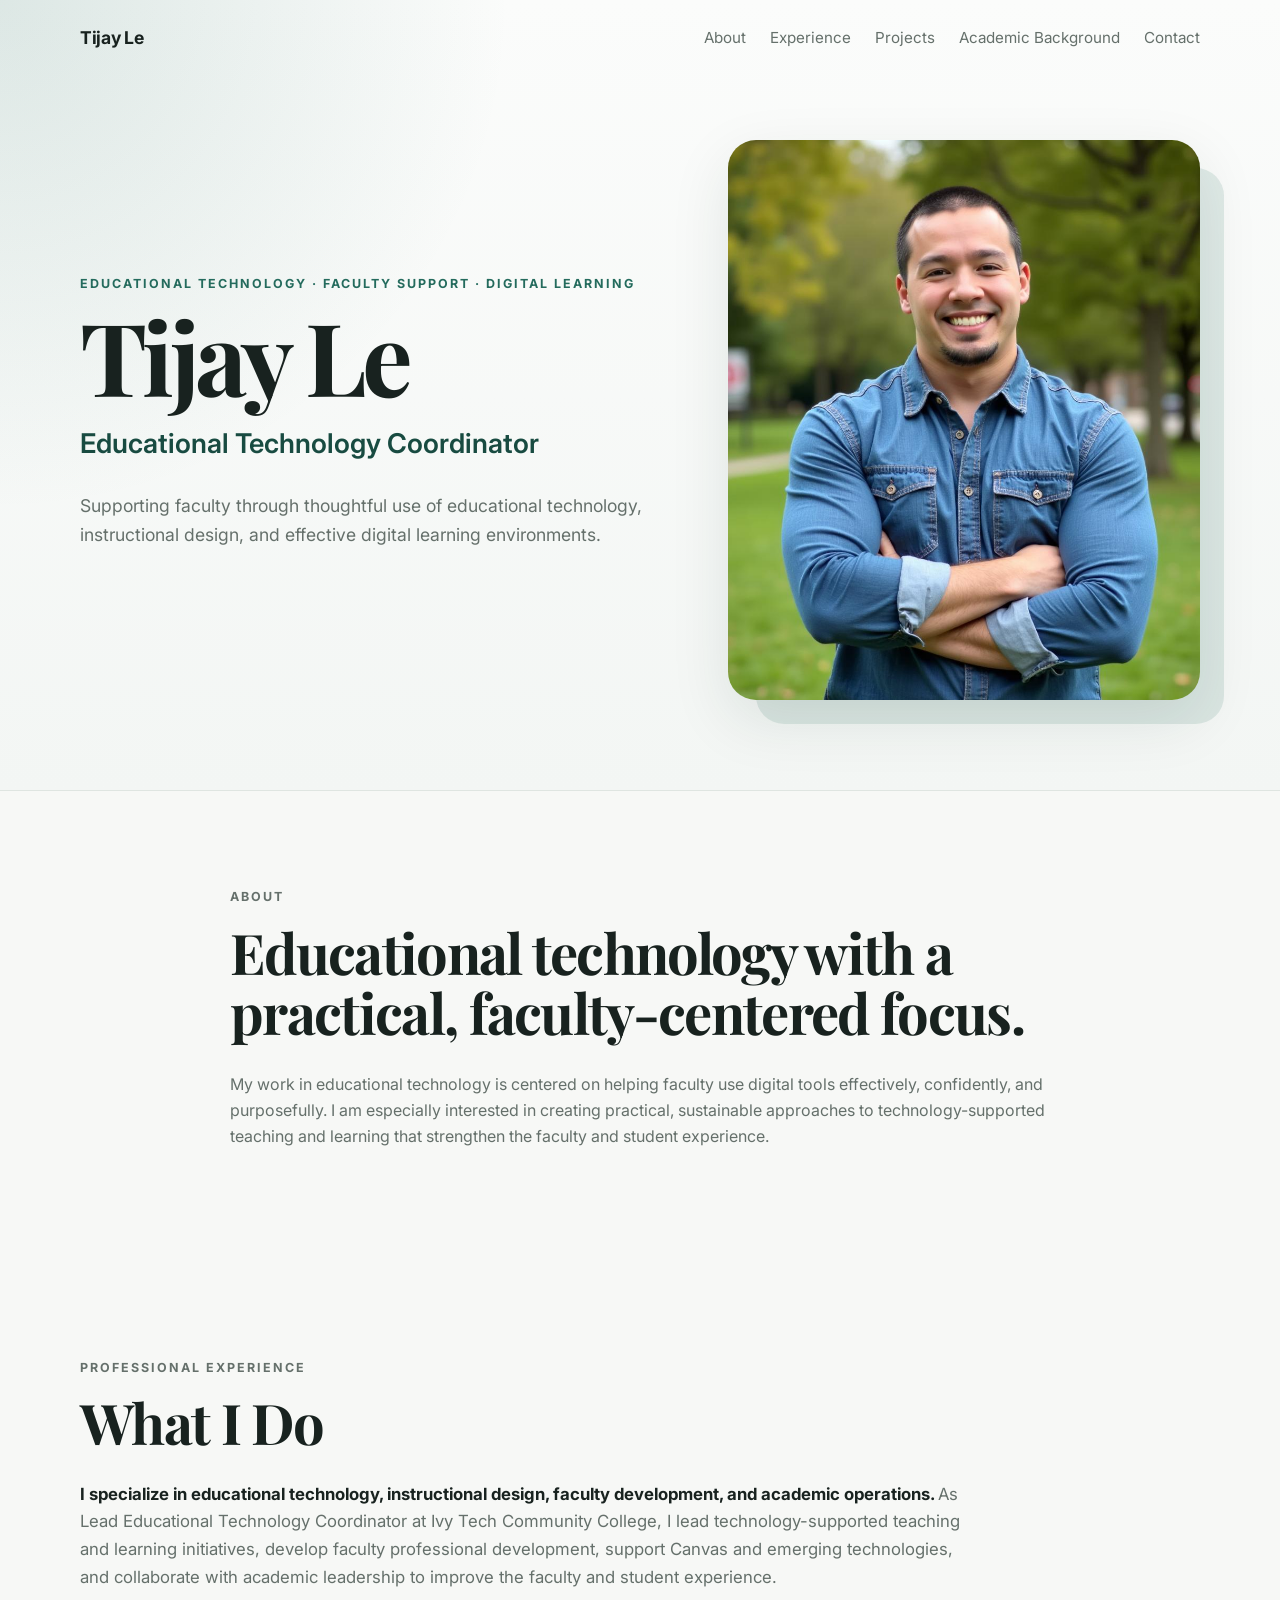
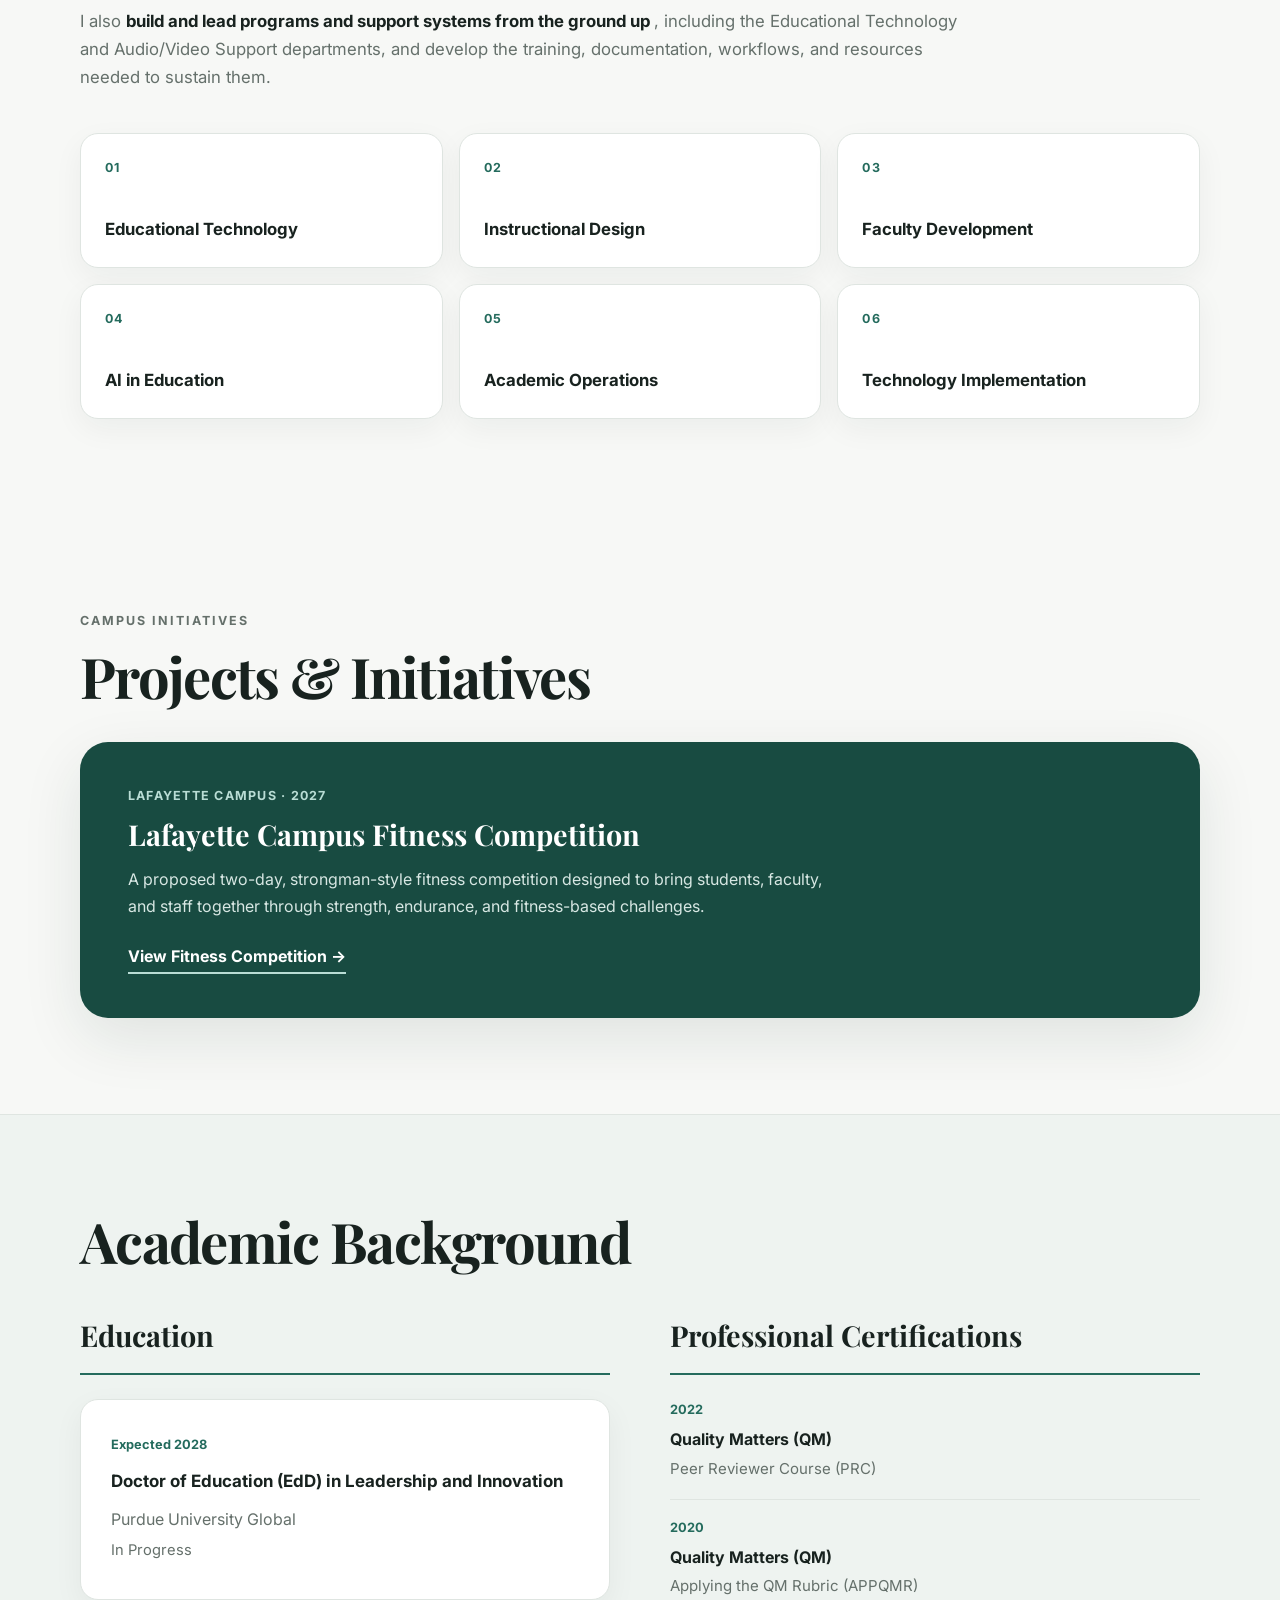
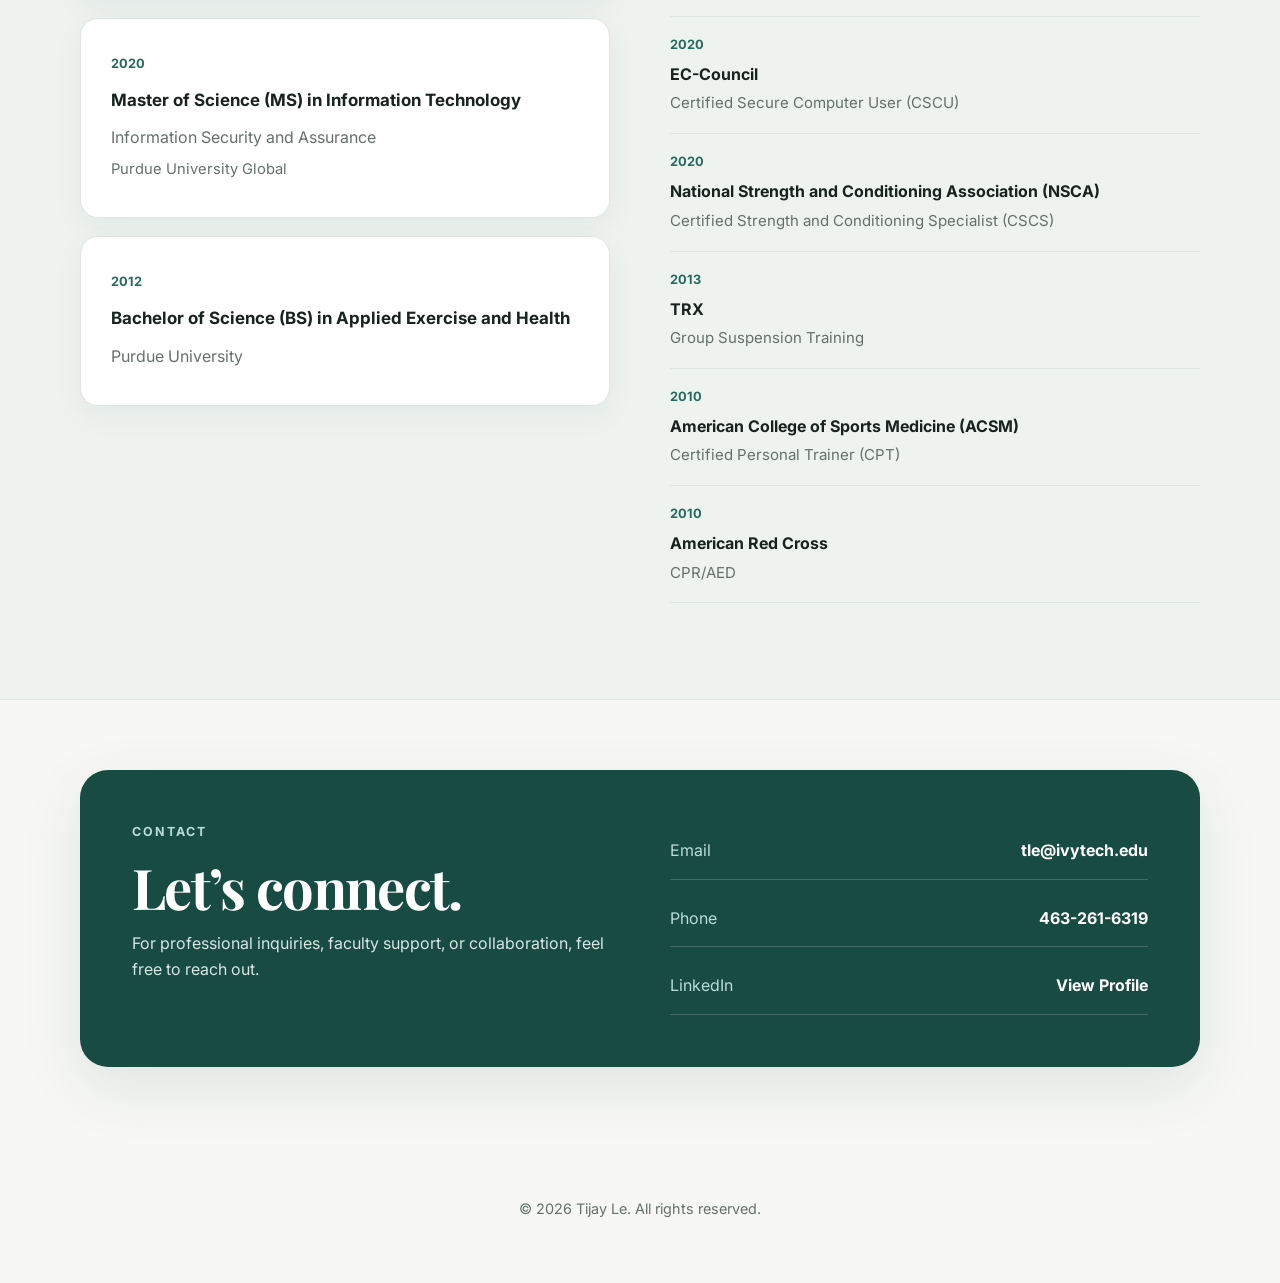
<file: index.html>
<!DOCTYPE html>
<html lang="en">
<head>
<!-- Google tag (gtag.js) -->
<script async src="https://www.googletagmanager.com/gtag/js?id=G-Y2CLGW9JH9"></script>
<script>
  window.dataLayer = window.dataLayer || [];
  function gtag(){dataLayer.push(arguments);}
  gtag('js', new Date());
  gtag('config', 'G-Y2CLGW9JH9');
</script>
  <meta charset="UTF-8" />
  <meta name="viewport" content="width=device-width, initial-scale=1.0" />

  <meta
    name="description"
    content="Professional profile and contact information for Tijay Le, Educational Technology Coordinator."
  />

  <title>Tijay Le | Educational Technology Coordinator</title>

  <link rel="preconnect" href="https://fonts.googleapis.com">
  <link rel="preconnect" href="https://fonts.gstatic.com" crossorigin>

  <link
    href="https://fonts.googleapis.com/css2?family=Inter:wght@400;500;600;700&family=Playfair+Display:wght@700&display=swap"
    rel="stylesheet"
  >

  <link rel="stylesheet" href="styles.css" />
</head>

<body>

  <!-- =========================================
       HERO
       ========================================= -->

  <header class="hero">

    <nav class="nav container">

      <a class="brand" href="#top">Tijay Le</a>

      <div class="nav-links">
        <a href="#about">About</a>
        <a href="#experience">Experience</a>
        <a href="#initiatives">Projects</a>
        <a href="#education">Academic Background</a>
        <a href="#contact">Contact</a>
      </div>

    </nav>


    <div id="top" class="hero-content container">

      <div class="hero-text">

        <p class="eyebrow">
          Educational Technology · Faculty Support · Digital Learning
        </p>

        <h1>Tijay Le</h1>

        <h2>Educational Technology Coordinator</h2>

        <p class="intro">
          Supporting faculty through thoughtful use of educational technology,
          instructional design, and effective digital learning environments.
        </p>

      </div>


      <div class="photo-wrap">

        <img
          src="profile.jpg"
          alt="Professional portrait of Tijay Le"
        />

      </div>

    </div>

  </header>


  <main>


    <!-- =========================================
         ABOUT
         ========================================= -->

    <section id="about" class="section">

      <div class="container narrow">

        <p class="section-kicker">
          About
        </p>

        <h2>
          Educational technology with a practical, faculty-centered focus.
        </h2>

        <p>
          My work in educational technology is centered on helping faculty use
          digital tools effectively, confidently, and purposefully. I am especially
          interested in creating practical, sustainable approaches to
          technology-supported teaching and learning that strengthen the faculty
          and student experience.
        </p>

      </div>

    </section>


    <!-- =========================================
         PROFESSIONAL EXPERIENCE
         ========================================= -->

    <section id="experience" class="section experience-section">

      <div class="container">

        <p class="section-kicker">
          Professional Experience
        </p>

        <h2>
          What I Do
        </h2>


        <div class="experience-copy">

          <p>

            <strong>
              I specialize in educational technology, instructional design,
              faculty development, and academic operations.
            </strong>

            As Lead Educational Technology Coordinator at Ivy Tech Community
            College, I lead technology-supported teaching and learning initiatives,
            develop faculty professional development, support Canvas and emerging
            technologies, and collaborate with academic leadership to improve the
            faculty and student experience.

          </p>


          <p>

            I also

            <strong>
              build and lead programs and support systems from the ground up
            </strong>,

            including the Educational Technology and Audio/Video Support departments,
            and develop the training, documentation, workflows, and resources needed
            to sustain them.

          </p>

        </div>


        <!-- SPECIALTY AREAS -->

        <div class="specialty-grid">

          <div class="specialty-card">
            <span class="specialty-icon">01</span>
            <strong>Educational Technology</strong>
          </div>

          <div class="specialty-card">
            <span class="specialty-icon">02</span>
            <strong>Instructional Design</strong>
          </div>

          <div class="specialty-card">
            <span class="specialty-icon">03</span>
            <strong>Faculty Development</strong>
          </div>

          <div class="specialty-card">
            <span class="specialty-icon">04</span>
            <strong>AI in Education</strong>
          </div>

          <div class="specialty-card">
            <span class="specialty-icon">05</span>
            <strong>Academic Operations</strong>
          </div>

          <div class="specialty-card">
            <span class="specialty-icon">06</span>
            <strong>Technology Implementation</strong>
          </div>

        </div>

      </div>

    </section>


    <!-- =========================================
         PROJECTS & INITIATIVES
         ========================================= -->

    <section id="initiatives" class="section">

      <div class="container">

        <p class="section-kicker">
          Campus Initiatives
        </p>

        <h2>
          Projects &amp; Initiatives
        </h2>


        <div class="initiative-card">

          <div class="initiative-content">

            <span class="initiative-label">
              Lafayette Campus · 2027
            </span>

            <h3>
              Lafayette Campus Fitness Competition
            </h3>

            <p>
              A proposed two-day, strongman-style fitness competition designed
              to bring students, faculty, and staff together through strength,
              endurance, and fitness-based challenges.
            </p>

            <a
              class="initiative-link"
              href="fitness.html"
            >
              View Fitness Competition →
            </a>

          </div>

        </div>

      </div>

    </section>


    <!-- =========================================
         ACADEMIC BACKGROUND
         ========================================= -->

    <section id="education" class="section alt">

      <div class="container">

        <h2>
          Academic Background
        </h2>


        <div class="academic-columns">


          <!-- EDUCATION -->

          <div class="academic-column">

            <h3 class="academic-subheading">
              Education
            </h3>


            <div class="education-list">


              <article class="card education-card">

                <span class="year">
                  Expected 2028
                </span>

                <h3>
                  Doctor of Education (EdD) in Leadership and Innovation
                </h3>

                <p>
                  Purdue University Global
                </p>

                <p class="muted">
                  In Progress
                </p>

              </article>


              <article class="card education-card">

                <span class="year">
                  2020
                </span>

                <h3>
                  Master of Science (MS) in Information Technology
                </h3>

                <p>
                  Information Security and Assurance
                </p>

                <p class="muted">
                  Purdue University Global
                </p>

              </article>


              <article class="card education-card">

                <span class="year">
                  2012
                </span>

                <h3>
                  Bachelor of Science (BS) in Applied Exercise and Health
                </h3>

                <p>
                  Purdue University
                </p>

              </article>


            </div>

          </div>


          <!-- PROFESSIONAL CERTIFICATIONS -->

          <div class="academic-column">

            <h3 class="academic-subheading">
              Professional Certifications
            </h3>


            <div class="certification-list">


              <div class="certification-item">

                <span class="year">
                  2022
                </span>

                <strong>
                  Quality Matters (QM)
                </strong>

                <span>
                  Peer Reviewer Course (PRC)
                </span>

              </div>


              <div class="certification-item">

                <span class="year">
                  2020
                </span>

                <strong>
                  Quality Matters (QM)
                </strong>

                <span>
                  Applying the QM Rubric (APPQMR)
                </span>

              </div>


              <div class="certification-item">

                <span class="year">
                  2020
                </span>

                <strong>
                  EC-Council
                </strong>

                <span>
                  Certified Secure Computer User (CSCU)
                </span>

              </div>


              <div class="certification-item">

                <span class="year">
                  2020
                </span>

                <strong>
                  National Strength and Conditioning Association (NSCA)
                </strong>

                <span>
                  Certified Strength and Conditioning Specialist (CSCS)
                </span>

              </div>


              <div class="certification-item">

                <span class="year">
                  2013
                </span>

                <strong>
                  TRX
                </strong>

                <span>
                  Group Suspension Training
                </span>

              </div>


              <div class="certification-item">

                <span class="year">
                  2010
                </span>

                <strong>
                  American College of Sports Medicine (ACSM)
                </strong>

                <span>
                  Certified Personal Trainer (CPT)
                </span>

              </div>


              <div class="certification-item">

                <span class="year">
                  2010
                </span>

                <strong>
                  American Red Cross
                </strong>

                <span>
                  CPR/AED
                </span>

              </div>


            </div>

          </div>


        </div>

      </div>

    </section>


    <!-- =========================================
         CONTACT
         ========================================= -->

    <section id="contact" class="section contact-section">

      <div class="container contact-box">


        <div>

          <p class="section-kicker">
            Contact
          </p>

          <h2>
            Let’s connect.
          </h2>

          <p>
            For professional inquiries, faculty support, or collaboration,
            feel free to reach out.
          </p>

        </div>


        <div class="contact-links">


          <!-- EMAIL -->

          <a href="mailto:tle@ivytech.edu">

            <span>
              Email
            </span>

            <strong>
              tle@ivytech.edu
            </strong>

          </a>


          <!-- PHONE -->

          <a href="tel:+14632616319">

            <span>
              Phone
            </span>

            <strong>
              463-261-6319
            </strong>

          </a>


          <!-- LINKEDIN -->

          <a
            href="https://www.linkedin.com/in/tijay-le-msit-1ab951109"
            target="_blank"
            rel="noopener noreferrer"
          >

            <span>
              LinkedIn
            </span>

            <strong>
              View Profile
            </strong>

          </a>


        </div>

      </div>

    </section>


  </main>


  <!-- =========================================
       FOOTER
       ========================================= -->

  <footer>

    <div class="container">

      <p>
        &copy;
        <span id="year"></span>
        Tijay Le. All rights reserved.
      </p>

    </div>

  </footer>


  <script>

    document.getElementById("year").textContent =
      new Date().getFullYear();

  </script>


</body>
</html>
</file>
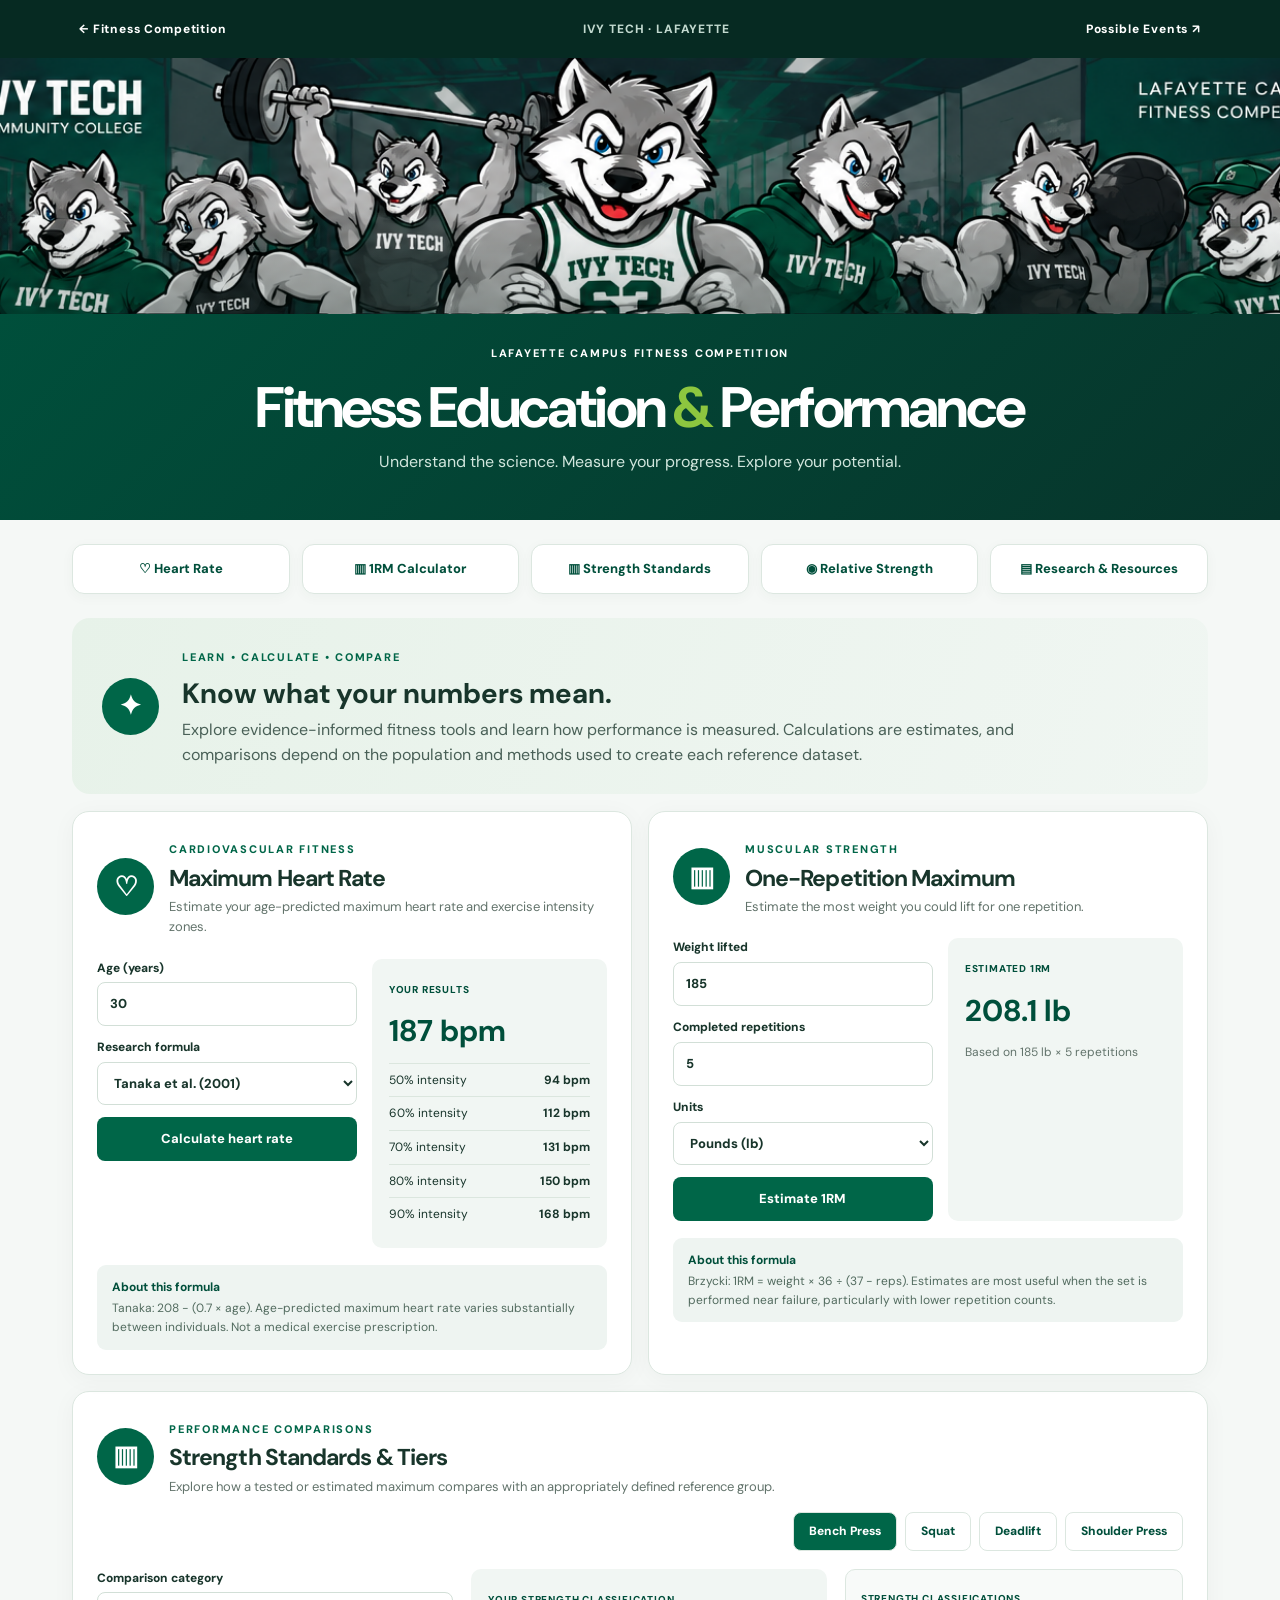
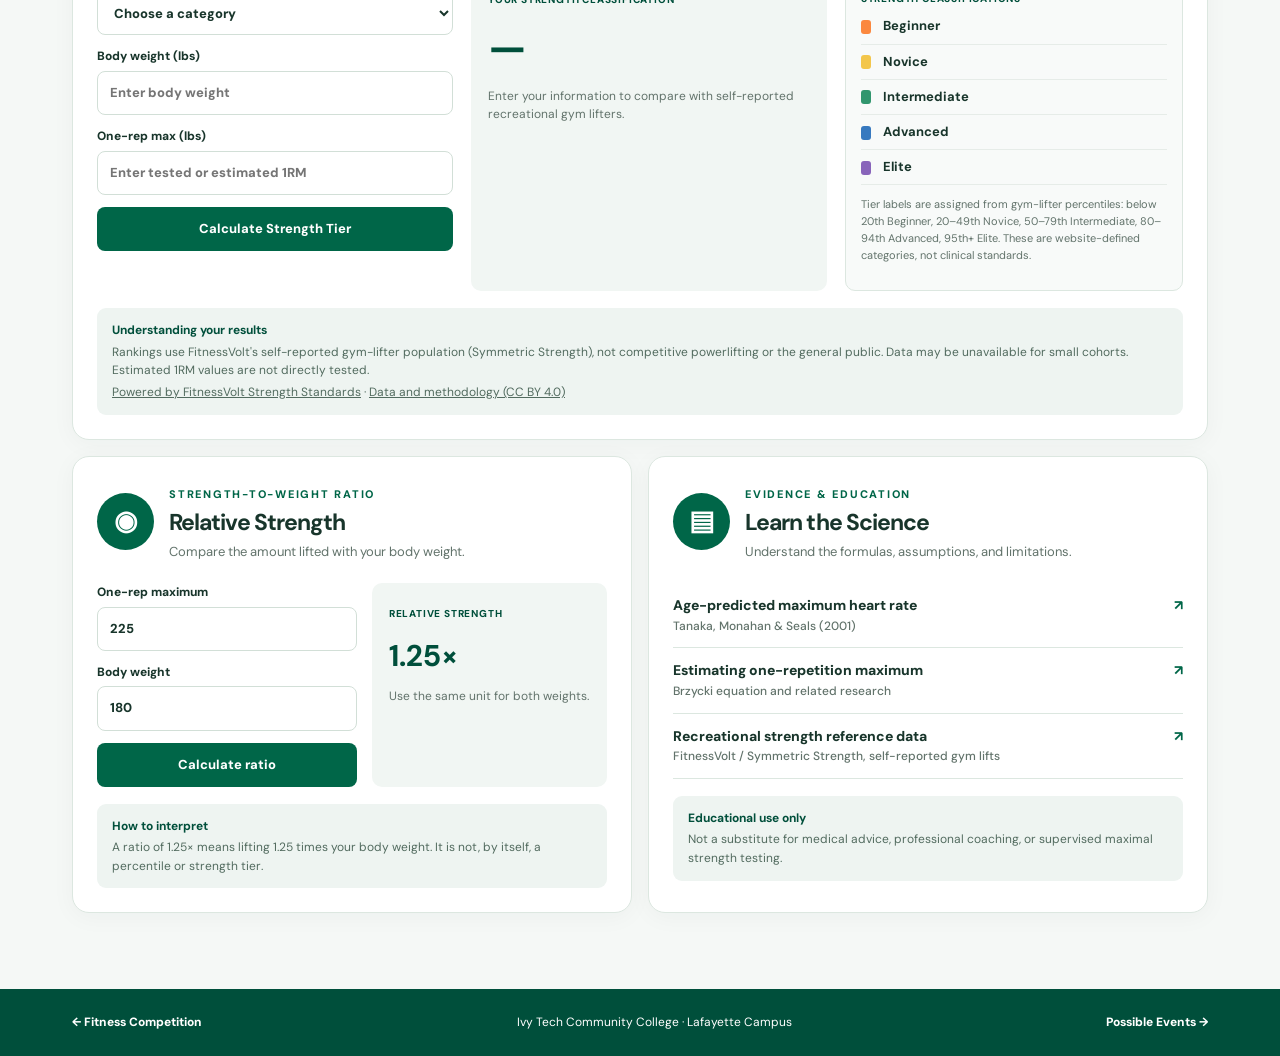
<file: education.html>
<!doctype html>
<html lang="en"><head><!-- Google tag (gtag.js) -->
<script async src="https://www.googletagmanager.com/gtag/js?id=G-Y2CLGW9JH9"></script>
<script>
  window.dataLayer = window.dataLayer || [];
  function gtag(){dataLayer.push(arguments);}
  gtag('js', new Date());
  gtag('config', 'G-Y2CLGW9JH9');
</script>
  <meta charset="utf-8"/><meta content="width=device-width,initial-scale=1" name="viewport"/><title>Fitness Education &amp; Performance | Lafayette Campus</title><link href="education.css" rel="stylesheet"/></head><body>
<header class="hero"><nav class="nav"><a href="fitness.html">← Fitness Competition</a><span>IVY TECH · LAFAYETTE</span><a href="events.html">Possible Events ↗</a></nav><div aria-label="A cartoon Ivy Tech wolf mascot with crossed arms centered among a group of athletic cartoon wolves" class="pack" role="img"></div><div class="hero-title"><span class="eyebrow">LAFAYETTE CAMPUS FITNESS COMPETITION</span><h1>Fitness Education <em>&amp;</em> Performance</h1><p>Understand the science. Measure your progress. Explore your potential.</p></div></header>
<main class="shell"><nav aria-label="Page sections" class="quick"><a href="#heart">♡ <span>Heart Rate</span></a><a href="#onerm">▥ <span>1RM Calculator</span></a><a href="#standards">▥ <span>Strength Standards</span></a><a href="#relative">◉ <span>Relative Strength</span></a><a href="#research">▤ <span>Research &amp; Resources</span></a></nav>
<section class="intro"><div class="circle">✦</div><div><span class="eyebrow green">LEARN • CALCULATE • COMPARE</span><h2>Know what your numbers mean.</h2><p>Explore evidence-informed fitness tools and learn how performance is measured. Calculations are estimates, and comparisons depend on the population and methods used to create each reference dataset.</p></div></section>
<div class="twocol"><section class="panel" id="heart"><div class="section-heading"><div class="circle">♡</div><div><span class="eyebrow green">CARDIOVASCULAR FITNESS</span><h2>Maximum Heart Rate</h2><p>Estimate your age-predicted maximum heart rate and exercise intensity zones.</p></div></div><div class="calculator"><div class="fields"><label>Age (years)<input id="age" max="100" min="18" type="number" value="30"/></label><label>Research formula<select id="hrformula"><option value="tanaka">Tanaka et al. (2001)</option><option value="fox">220 − age (traditional estimate)</option></select></label><button onclick="heart()">Calculate heart rate</button></div><div class="result"><small>YOUR RESULTS</small><strong id="hrmax">187 bpm</strong><div id="zones"></div></div></div><div class="note"><b>About this formula</b><p>Tanaka: 208 − (0.7 × age). Age-predicted maximum heart rate varies substantially between individuals. Not a medical exercise prescription.</p></div></section>
<section class="panel" id="onerm"><div class="section-heading"><div class="circle">▥</div><div><span class="eyebrow green">MUSCULAR STRENGTH</span><h2>One-Repetition Maximum</h2><p>Estimate the most weight you could lift for one repetition.</p></div></div><div class="calculator"><div class="fields"><label>Weight lifted<input id="weight" min="1" type="number" value="185"/></label><label>Completed repetitions<input id="reps" max="10" min="1" type="number" value="5"/></label><label>Units<select id="unit"><option value="lb">Pounds (lb)</option><option value="kg">Kilograms (kg)</option></select></label><button onclick="onerm()">Estimate 1RM</button></div><div class="result"><small>ESTIMATED 1RM</small><strong id="one-result">208.1 lb</strong><p id="one-note">Based on 185 lb × 5 repetitions</p></div></div><div class="note"><b>About this formula</b><p>Brzycki: 1RM = weight × 36 ÷ (37 − reps). Estimates are most useful when the set is performed near failure, particularly with lower repetition counts.</p></div></section></div>
<section class="panel wide" id="standards"><div class="section-heading"><div class="circle">▥</div><div><span class="eyebrow green">PERFORMANCE COMPARISONS</span><h2>Strength Standards &amp; Tiers</h2><p>Explore how a tested or estimated maximum compares with an appropriately defined reference group.</p></div></div><div aria-label="Choose exercise" class="tabs" role="group"><button class="selected" data-lift="Bench Press">Bench Press</button><button data-lift="Squat">Squat</button><button data-lift="Deadlift">Deadlift</button><button data-lift="Shoulder Press">Shoulder Press</button></div><div class="standards-grid">
<div class="fields">
<label>Comparison category<select id="strength-sex"><option value="">Choose a category</option><option value="female">Women</option><option value="male">Men</option></select></label>
<label>Body weight (lbs)<input id="strength-bodyweight" min="1" placeholder="Enter body weight" step="any" type="number"/></label>
<label>One-rep max (lbs)<input id="strength-max" min="1" placeholder="Enter tested or estimated 1RM" step="any" type="number"/></label>
<button id="strength-calculate" type="button">Calculate Strength Tier</button>
</div>
<div aria-live="polite" class="result tier-result">
<small>YOUR STRENGTH CLASSIFICATION</small><strong id="strength-tier">—</strong>
<p id="strength-description">Enter your information to compare with self-reported recreational gym lifters.</p>
</div>
<div class="tierlist">
<small>STRENGTH CLASSIFICATIONS</small>
<div><i class="tier t1"></i> Beginner</div><div><i class="tier t2"></i> Novice</div><div><i class="tier t3"></i> Intermediate</div><div><i class="tier t4"></i> Advanced</div><div><i class="tier t5"></i> Elite</div>
<p>Tier labels are assigned from gym-lifter percentiles: below 20th Beginner, 20–49th Novice, 50–79th Intermediate, 80–94th Advanced, 95th+ Elite. These are website-defined categories, not clinical standards.</p>
</div>
</div><div class="note"><b>Understanding your results</b><p>Rankings use FitnessVolt's self-reported gym-lifter population (Symmetric Strength), not competitive powerlifting or the general public. Data may be unavailable for small cohorts. Estimated 1RM values are not directly tested.</p><p><a href="https://fitnessvolt.com/strength-standards/" rel="noopener noreferrer" target="_blank">Powered by FitnessVolt Strength Standards</a> · <a href="https://fitnessvolt.com/strength-standards/strength-data/" rel="noopener noreferrer" target="_blank">Data and methodology (CC BY 4.0)</a></p></div></section>
<div class="twocol"><section class="panel" id="relative"><div class="section-heading"><div class="circle">◉</div><div><span class="eyebrow green">STRENGTH-TO-WEIGHT RATIO</span><h2>Relative Strength</h2><p>Compare the amount lifted with your body weight.</p></div></div><div class="calculator"><div class="fields"><label>One-rep maximum<input id="rel-lift" min="1" type="number" value="225"/></label><label>Body weight<input id="rel-body" min="1" type="number" value="180"/></label><button onclick="relative()">Calculate ratio</button></div><div class="result"><small>RELATIVE STRENGTH</small><strong id="rel-result">1.25×</strong><p>Use the same unit for both weights.</p></div></div><div class="note"><b>How to interpret</b><p>A ratio of 1.25× means lifting 1.25 times your body weight. It is not, by itself, a percentile or strength tier.</p></div></section><section class="panel resources" id="research"><div class="section-heading"><div class="circle">▤</div><div><span class="eyebrow green">EVIDENCE &amp; EDUCATION</span><h2>Learn the Science</h2><p>Understand the formulas, assumptions, and limitations.</p></div></div><a href="https://pubmed.ncbi.nlm.nih.gov/11153730/" rel="noopener" target="_blank">Age-predicted maximum heart rate <span>↗</span><small>Tanaka, Monahan &amp; Seals (2001)</small></a><a href="https://pubmed.ncbi.nlm.nih.gov/?term=Brzycki+one+repetition+maximum" rel="noopener" target="_blank">Estimating one-repetition maximum <span>↗</span><small>Brzycki equation and related research</small></a><a href="https://fitnessvolt.com/strength-standards/strength-data/" rel="noopener" target="_blank">Recreational strength reference data <span>↗</span><small>FitnessVolt / Symmetric Strength, self-reported gym lifts</small></a><div class="note"><b>Educational use only</b><p>Not a substitute for medical advice, professional coaching, or supervised maximal strength testing.</p></div></section></div></main><footer><a href="fitness.html">← Fitness Competition</a><span>Ivy Tech Community College · Lafayette Campus</span><a href="events.html">Possible Events →</a></footer><script src="education.js?v=5"></script></body></html>
</file>
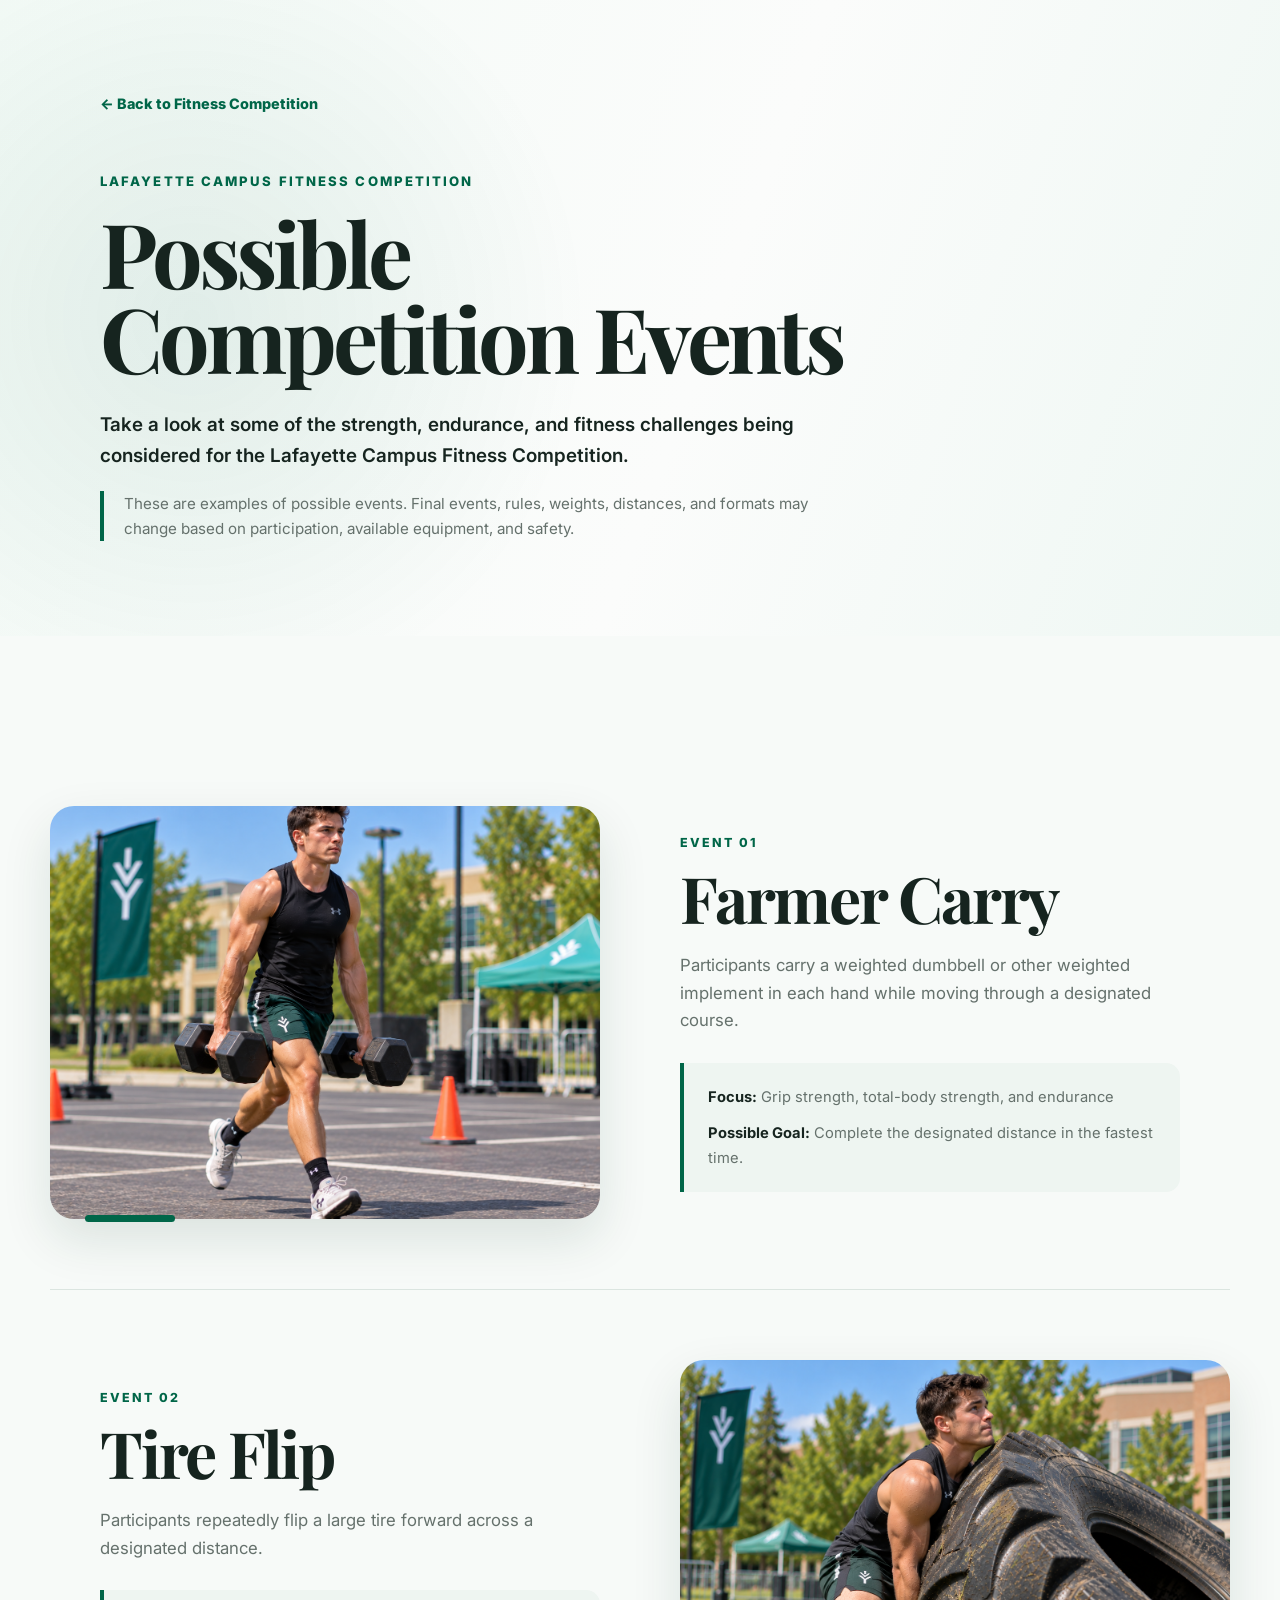
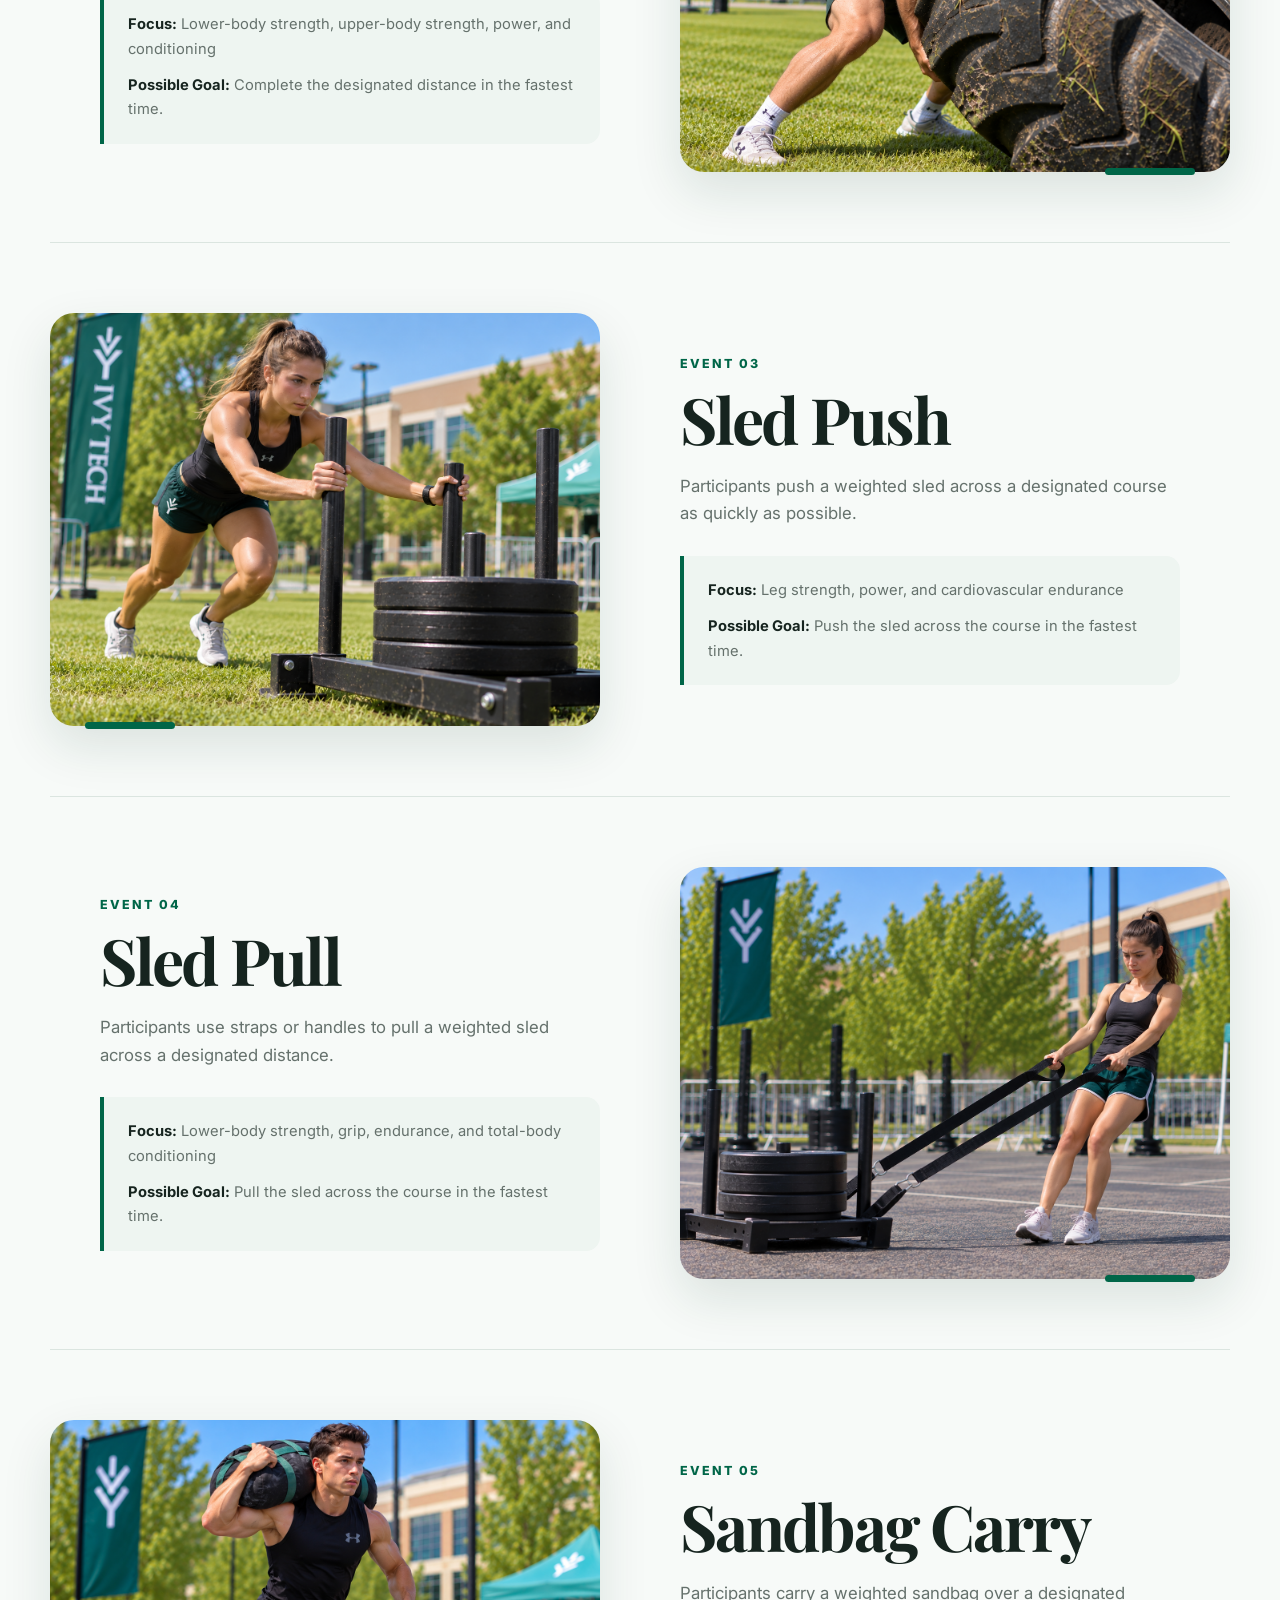
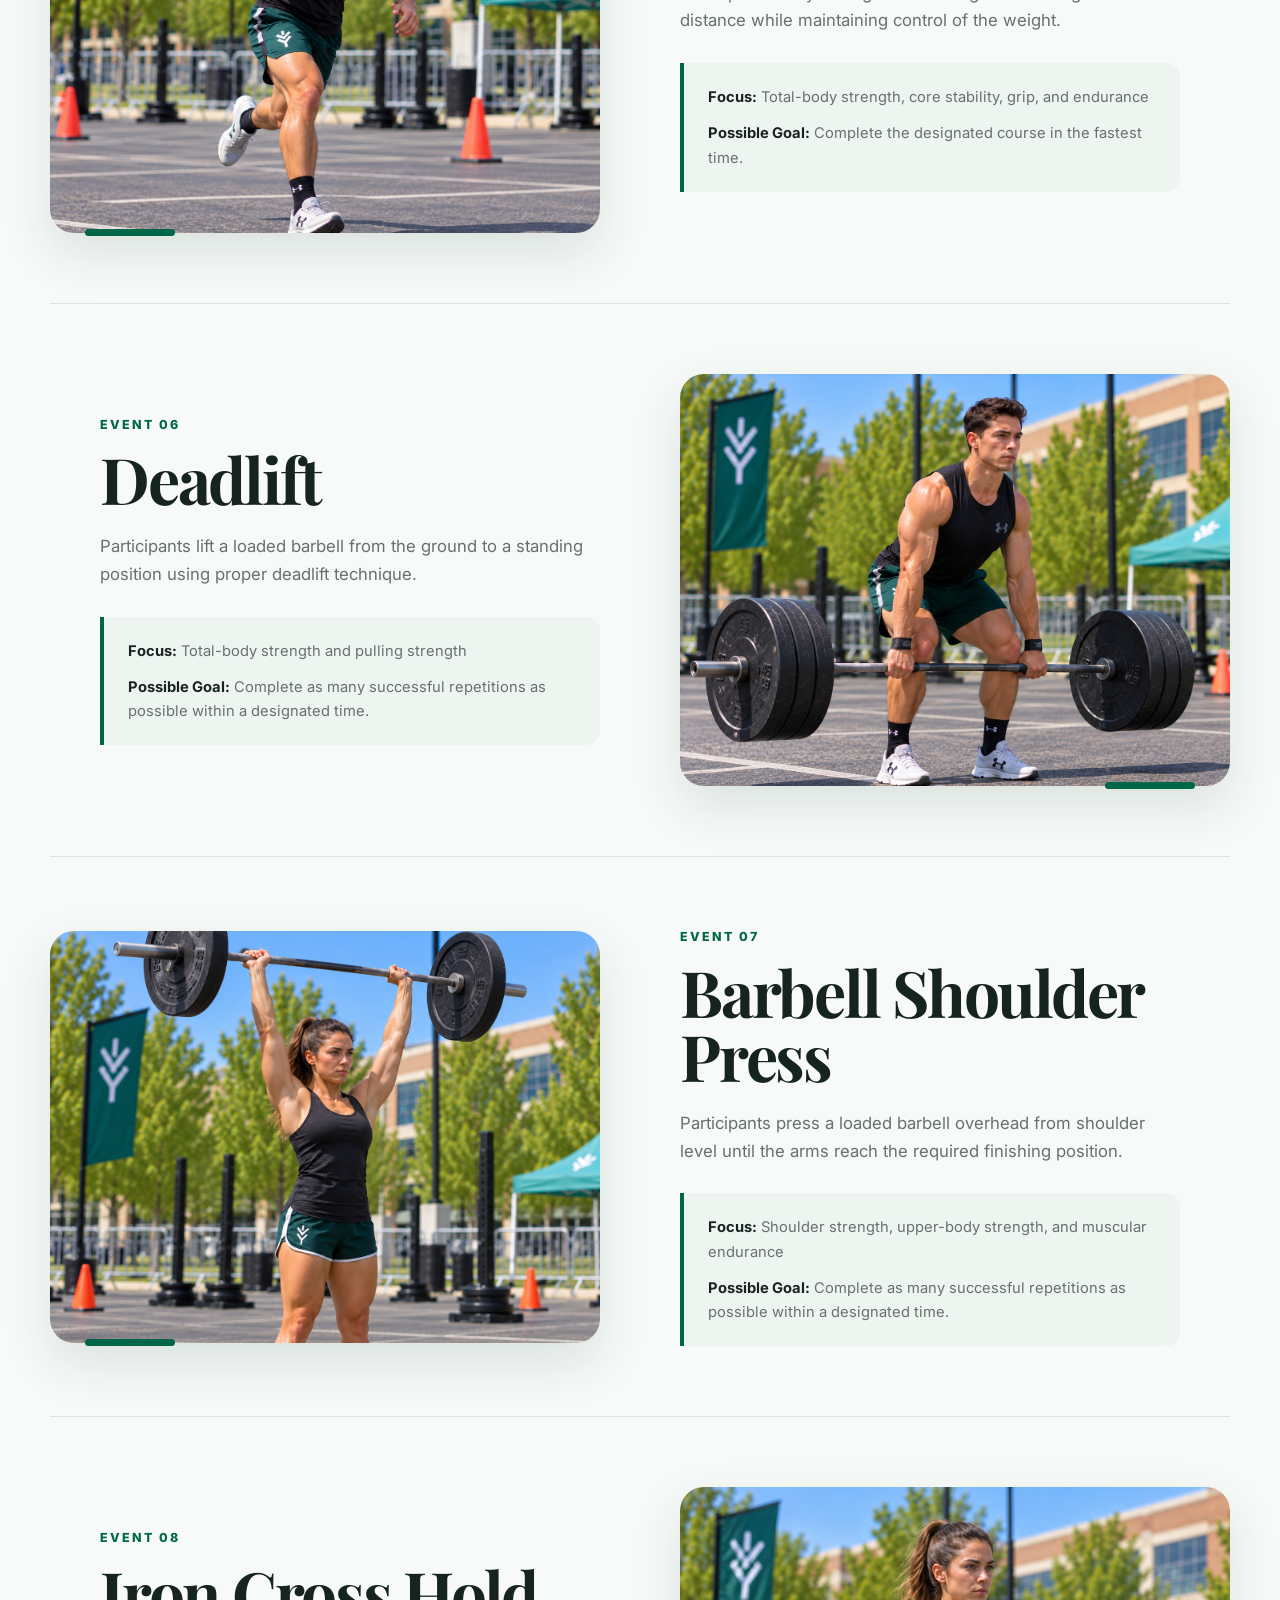
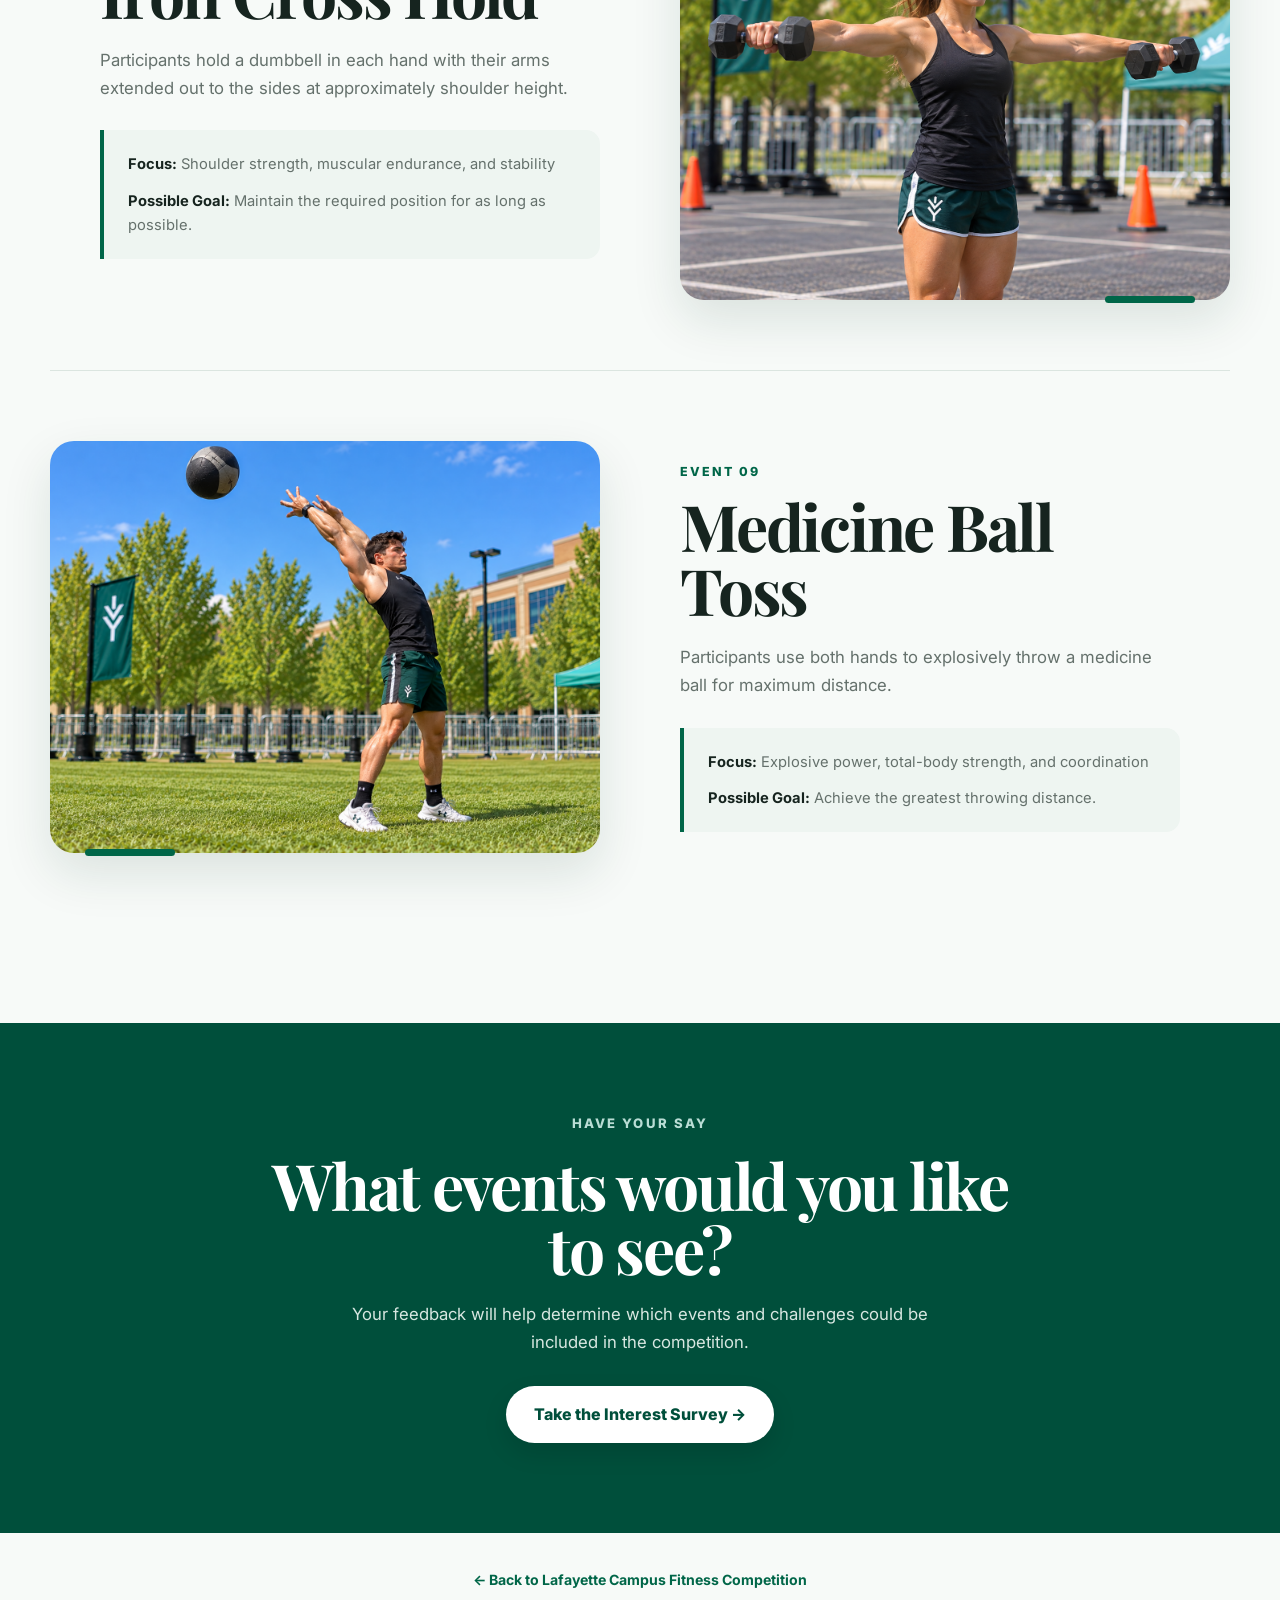
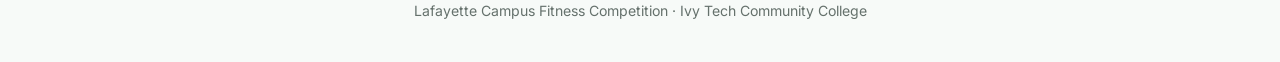
<file: events.html>
<!DOCTYPE html>
<html lang="en">

<head>
<!-- Google tag (gtag.js) -->
<script async src="https://www.googletagmanager.com/gtag/js?id=G-Y2CLGW9JH9"></script>
<script>
  window.dataLayer = window.dataLayer || [];
  function gtag(){dataLayer.push(arguments);}
  gtag('js', new Date());
  gtag('config', 'G-Y2CLGW9JH9');
</script>
  <meta charset="UTF-8">

  <meta
    name="viewport"
    content="width=device-width, initial-scale=1.0"
  >

  <meta
    name="description"
    content="Possible events for the Lafayette Campus Fitness Competition."
  >

  <title>
    Possible Events | Lafayette Campus Fitness Competition
  </title>

  <link rel="preconnect" href="https://fonts.googleapis.com">

  <link
    rel="preconnect"
    href="https://fonts.gstatic.com"
    crossorigin
  >

  <link
    href="https://fonts.googleapis.com/css2?family=Inter:wght@400;600;700;800&family=Playfair+Display:wght@700&display=swap"
    rel="stylesheet"
  >

  <link
    rel="stylesheet"
    href="events.css"
  >

</head>


<body>


  <!-- =========================================
       HEADER
       ========================================= -->

  <header class="events-hero">

    <div class="events-hero-content">

      <a
        class="back-link"
        href="fitness.html"
      >
        ← Back to Fitness Competition
      </a>


      <p class="label">
        Lafayette Campus Fitness Competition
      </p>


      <h1>
        Possible<br>
        Competition Events
      </h1>


      <p class="hero-description">
        Take a look at some of the strength, endurance,
        and fitness challenges being considered for the
        Lafayette Campus Fitness Competition.
      </p>


      <p class="hero-note">
        These are examples of possible events. Final events,
        rules, weights, distances, and formats may change
        based on participation, available equipment, and safety.
      </p>

    </div>

  </header>



  <!-- =========================================
       EVENTS
       ========================================= -->

  <main class="events-list">


    <!-- =========================================
         FARMER CARRY
         ========================================= -->

    <section class="event">

      <div class="event-image">

        <img
          src="event-farmer-carry.png"
          alt="Participant performing a farmer carry"
        >

      </div>


      <div class="event-content">

        <p class="event-number">
          Event 01
        </p>

        <h2>
          Farmer Carry
        </h2>

        <p>
          Participants carry a weighted dumbbell or other
          weighted implement in each hand while moving through
          a designated course.
        </p>

        <div class="event-details">

          <p>
            <strong>Focus:</strong>
            Grip strength, total-body strength, and endurance
          </p>

          <p>
            <strong>Possible Goal:</strong>
            Complete the designated distance in the fastest time.
          </p>

        </div>

      </div>

    </section>



    <!-- =========================================
         TIRE FLIP
         ========================================= -->

    <section class="event">

      <div class="event-image">

        <img
          src="event-tire-flip.png"
          alt="Participant flipping a large tire"
        >

      </div>


      <div class="event-content">

        <p class="event-number">
          Event 02
        </p>

        <h2>
          Tire Flip
        </h2>

        <p>
          Participants repeatedly flip a large tire forward
          across a designated distance.
        </p>

        <div class="event-details">

          <p>
            <strong>Focus:</strong>
            Lower-body strength, upper-body strength, power,
            and conditioning
          </p>

          <p>
            <strong>Possible Goal:</strong>
            Complete the designated distance in the fastest time.
          </p>

        </div>

      </div>

    </section>



    <!-- =========================================
         SLED PUSH
         ========================================= -->

    <section class="event">

      <div class="event-image">

        <img
          src="event-sled-push.png"
          alt="Participant performing a weighted sled push"
        >

      </div>


      <div class="event-content">

        <p class="event-number">
          Event 03
        </p>

        <h2>
          Sled Push
        </h2>

        <p>
          Participants push a weighted sled across a designated
          course as quickly as possible.
        </p>

        <div class="event-details">

          <p>
            <strong>Focus:</strong>
            Leg strength, power, and cardiovascular endurance
          </p>

          <p>
            <strong>Possible Goal:</strong>
            Push the sled across the course in the fastest time.
          </p>

        </div>

      </div>

    </section>



    <!-- =========================================
         SLED PULL
         ========================================= -->

    <section class="event">

      <div class="event-image">

        <img
          src="event-sled-pull.png"
          alt="Participant pulling a weighted sled"
        >

      </div>


      <div class="event-content">

        <p class="event-number">
          Event 04
        </p>

        <h2>
          Sled Pull
        </h2>

        <p>
          Participants use straps or handles to pull a weighted
          sled across a designated distance.
        </p>

        <div class="event-details">

          <p>
            <strong>Focus:</strong>
            Lower-body strength, grip, endurance, and total-body
            conditioning
          </p>

          <p>
            <strong>Possible Goal:</strong>
            Pull the sled across the course in the fastest time.
          </p>

        </div>

      </div>

    </section>



    <!-- =========================================
         SANDBAG CARRY
         ========================================= -->

    <section class="event">

      <div class="event-image">

        <img
          src="event-sandbag-carry.png"
          alt="Participant carrying a sandbag"
        >

      </div>


      <div class="event-content">

        <p class="event-number">
          Event 05
        </p>

        <h2>
          Sandbag Carry
        </h2>

        <p>
          Participants carry a weighted sandbag over a designated
          distance while maintaining control of the weight.
        </p>

        <div class="event-details">

          <p>
            <strong>Focus:</strong>
            Total-body strength, core stability, grip, and endurance
          </p>

          <p>
            <strong>Possible Goal:</strong>
            Complete the designated course in the fastest time.
          </p>

        </div>

      </div>

    </section>



    <!-- =========================================
         DEADLIFT
         ========================================= -->

    <section class="event">

      <div class="event-image">

        <img
          src="event-deadlift.png"
          alt="Participant performing a barbell deadlift"
        >

      </div>


      <div class="event-content">

        <p class="event-number">
          Event 06
        </p>

        <h2>
          Deadlift
        </h2>

        <p>
          Participants lift a loaded barbell from the ground
          to a standing position using proper deadlift technique.
        </p>

        <div class="event-details">

          <p>
            <strong>Focus:</strong>
            Total-body strength and pulling strength
          </p>

          <p>
            <strong>Possible Goal:</strong>
            Complete as many successful repetitions as possible
            within a designated time.
          </p>

        </div>

      </div>

    </section>



 <!-- =========================================
     BARBELL SHOULDER PRESS
     ========================================= -->

<section class="event">

  <div class="event-image">

    <img
      src="event-shoulder-press.png"
      alt="Participant performing a barbell shoulder press"
    >

  </div>

  <div class="event-content">

    <p class="event-number">
      Event 07
    </p>

    <h2>
      Barbell Shoulder Press
    </h2>

    <p>
      Participants press a loaded barbell overhead from shoulder
      level until the arms reach the required finishing position.
    </p>

    <div class="event-details">

      <p>
        <strong>Focus:</strong>
        Shoulder strength, upper-body strength, and muscular
        endurance
      </p>

      <p>
        <strong>Possible Goal:</strong>
        Complete as many successful repetitions as possible
        within a designated time.
      </p>

    </div>

  </div>

</section>


    <!-- =========================================
         IRON CROSS HOLD
         ========================================= -->

    <section class="event">

      <div class="event-image">

        <img
          src="event-iron-cross.png"
          alt="Participant performing an iron cross dumbbell hold"
        >

      </div>


      <div class="event-content">

        <p class="event-number">
          Event 08
        </p>

        <h2>
          Iron Cross Hold
        </h2>

        <p>
          Participants hold a dumbbell in each hand with their
          arms extended out to the sides at approximately shoulder
          height.
        </p>

        <div class="event-details">

          <p>
            <strong>Focus:</strong>
            Shoulder strength, muscular endurance, and stability
          </p>

          <p>
            <strong>Possible Goal:</strong>
            Maintain the required position for as long as possible.
          </p>

        </div>

      </div>

    </section>
    
<!-- =========================================
     MEDICINE BALL TOSS
     ========================================= -->

<section class="event">

  <div class="event-image">

    <img
      src="event-medicine-ball-toss.png"
      alt="Participant performing a medicine ball toss"
    >

  </div>


  <div class="event-content">

    <p class="event-number">
      Event 09
    </p>

    <h2>
      Medicine Ball Toss
    </h2>

    <p>
      Participants use both hands to explosively throw a
      medicine ball for maximum distance.
    </p>

    <div class="event-details">

      <p>
        <strong>Focus:</strong>
        Explosive power, total-body strength, and coordination
      </p>

      <p>
        <strong>Possible Goal:</strong>
        Achieve the greatest throwing distance.
      </p>

    </div>

  </div>

</section>

  </main>



  <!-- =========================================
       BOTTOM CALL TO ACTION
       ========================================= -->

  <section class="events-cta">

    <div class="events-cta-content">

      <p class="label">
        Have Your Say
      </p>

      <h2>
        What events would you like to see?
      </h2>

      <p>
        Your feedback will help determine which events and
        challenges could be included in the competition.
      </p>

      <a
        class="btn"
        href="https://forms.cloud.microsoft/r/bWw9t26HTi"
        target="_blank"
        rel="noopener noreferrer"
      >
        Take the Interest Survey →
      </a>

    </div>

  </section>



  <!-- =========================================
       FOOTER
       ========================================= -->

  <footer>

    <a href="fitness.html">
      ← Back to Lafayette Campus Fitness Competition
    </a>

    <p>
      Lafayette Campus Fitness Competition
      ·
      Ivy Tech Community College
    </p>

  </footer>


</body>

</html>
</file>
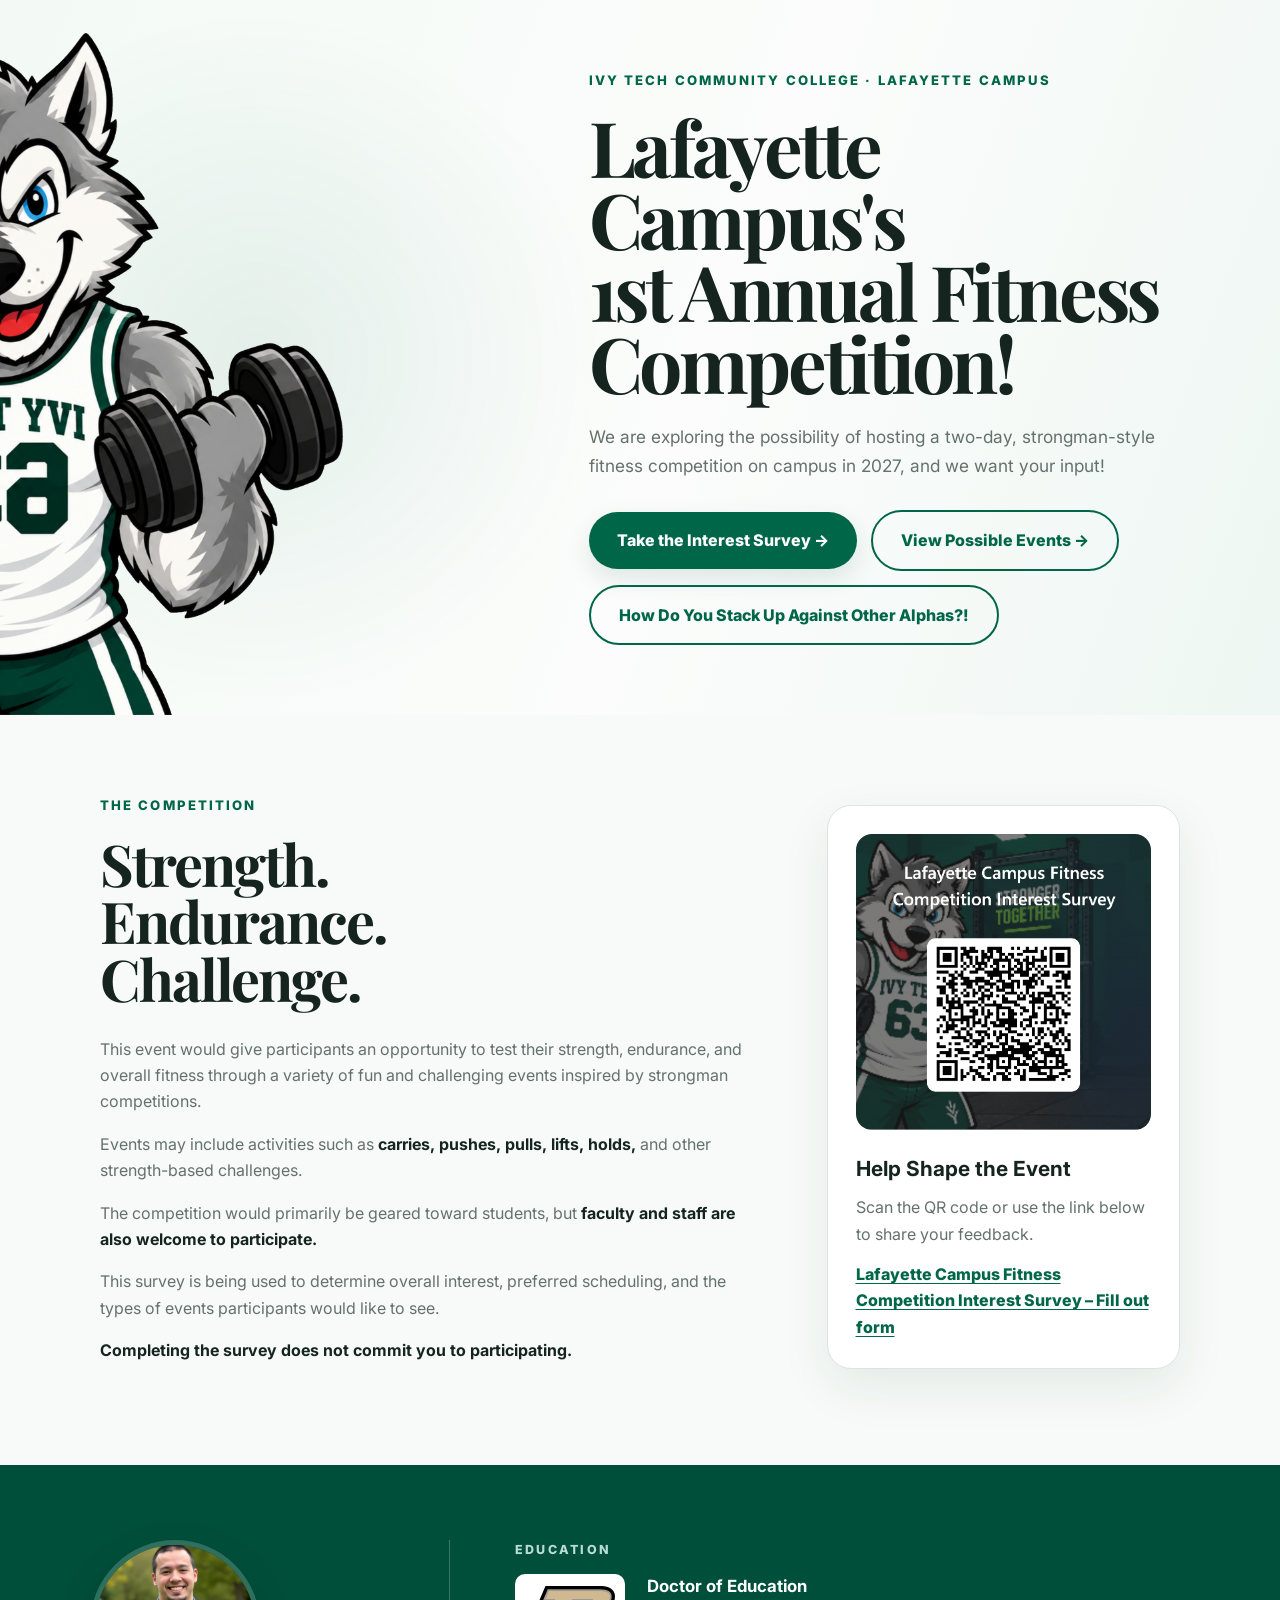
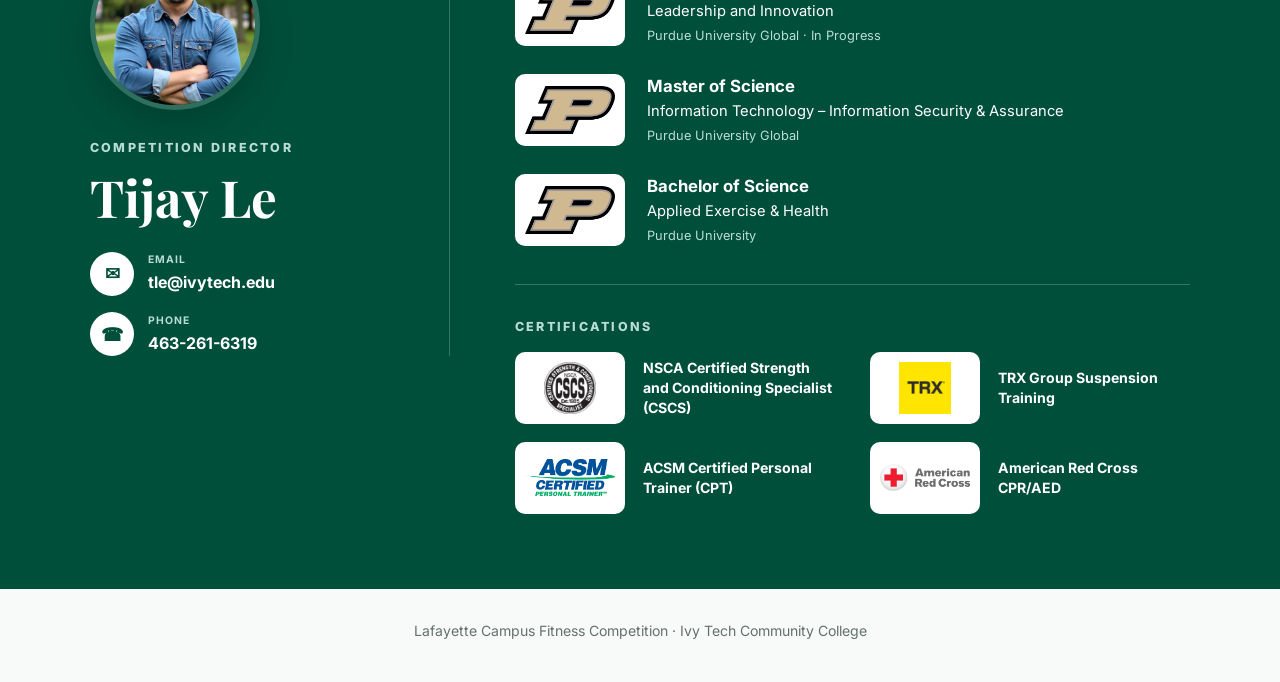
<file: fitness.html>
<!DOCTYPE html>
<html lang="en">
<head>
  <!-- Google tag (gtag.js) -->
<script async src="https://www.googletagmanager.com/gtag/js?id=G-Y2CLGW9JH9"></script>
<script>
  window.dataLayer = window.dataLayer || [];
  function gtag(){dataLayer.push(arguments);}
  gtag('js', new Date());
  gtag('config', 'G-Y2CLGW9JH9');
</script>
  <meta charset="UTF-8">

  <meta
    name="viewport"
    content="width=device-width, initial-scale=1.0"
  >

  <meta
    name="description"
    content="Lafayette Campus Fitness Competition information and interest survey."
  >

  <title>Lafayette Campus Fitness Competition!</title>

  <link rel="preconnect" href="https://fonts.googleapis.com">

  <link
    rel="preconnect"
    href="https://fonts.gstatic.com"
    crossorigin
  >

  <link
    href="https://fonts.googleapis.com/css2?family=Inter:wght@400;600;700;800&family=Playfair+Display:wght@700&display=swap"
    rel="stylesheet"
  >

  <link
    rel="stylesheet"
    href="fitness.css"
  >
</head>


<body>

  <!-- =========================================
       HERO
       ========================================= -->

  <header class="hero">

    <!-- WOLF IMAGE -->

    <div class="mascot-container">

      <img
        class="mascot"
        src="fitness-mascot.png"
        alt="Ivy Tech wolf mascot holding dumbbells"
      >

    </div>


    <!-- HERO TEXT -->

    <div class="hero-copy">

      <p class="label">
        Ivy Tech Community College · Lafayette Campus
      </p>

      <h1>
        Lafayette Campus's<br>
        1st Annual Fitness<br>
        Competition!
      </h1>

      <p class="hero-description">
        We are exploring the possibility of hosting a two-day,
        strongman-style fitness competition on campus in 2027,
        and we want your input!
      </p>

 <div class="hero-actions">

  <a
    class="btn"
    href="https://forms.cloud.microsoft/r/bWw9t26HTi"
    target="_blank"
    rel="noopener noreferrer"
    onclick="if (typeof gtag === 'function') gtag('event', 'interest_survey_click', {event_category: 'Fitness Competition', event_label: 'Interest Survey'});"
  >
    Take the Interest Survey →
  </a>

  <a
    class="btn btn-secondary"
    href="events.html"
  >
    View Possible Events →
  </a>

   <a class="btn btn-secondary" href="education.html">
  How Do You Stack Up Against Other Alphas?!
</a>
   
</div>
  </header>



  <!-- =========================================
       MAIN CONTENT
       ========================================= -->

  <main>

    <section class="competition-section">

      <div class="wrap two">


        <!-- COMPETITION INFORMATION -->

        <div class="competition-copy">

          <p class="label">
            The Competition
          </p>

          <h2>
            Strength.<br>
            Endurance.<br>
            Challenge.
          </h2>

          <p>
            This event would give participants an opportunity to
            test their strength, endurance, and overall fitness
            through a variety of fun and challenging events inspired
            by strongman competitions.
          </p>

          <p>
            Events may include activities such as
            <strong>
              carries, pushes, pulls, lifts, holds,
            </strong>
            and other strength-based challenges.
          </p>

          <p>
            The competition would primarily be geared toward students,
            but
            <strong>
              faculty and staff are also welcome to participate.
            </strong>
          </p>

          <p>
            This survey is being used to determine overall interest,
            preferred scheduling, and the types of events participants
            would like to see.
          </p>

          <p>
            <strong>
              Completing the survey does not commit you to participating.
            </strong>
          </p>

        </div>



        <!-- SURVEY -->

        <aside class="survey-card">

          <img
            src="interest-survey-qr.png"
            alt="QR code for the Lafayette Campus Fitness Competition Interest Survey"
          >

          <h3>
            Help Shape the Event
          </h3>

          <p>
            Scan the QR code or use the link below to share
            your feedback.
          </p>

       <a
  href="https://forms.cloud.microsoft/r/bWw9t26HTi"
  target="_blank"
  rel="noopener noreferrer"
  onclick="if (typeof gtag === 'function') gtag('event', 'interest_survey_click', {event_category: 'Fitness Competition', event_label: 'Survey Card Link'});"
>
            Lafayette Campus Fitness Competition Interest Survey
            – Fill out form
          </a>

        </aside>


      </div>

    </section>

  </main>



<!-- =========================================
     COMPETITION DIRECTOR
     ========================================= -->

<section class="director-section">

  <div class="director-wrap">


    <!-- =====================================
         DIRECTOR / CONTACT
         ===================================== -->

    <div class="director-profile">

      <div class="director-photo">

        <img
          src="profile.jpg"
          alt="Tijay Le"
        >

      </div>


      <div class="director-info">

        <p class="director-label">
          Competition Director
        </p>

        <h2>
          Tijay Le
        </h2>


        <div class="director-contact">

          <a
            class="director-contact-item"
            href="mailto:tle@ivytech.edu"
          >

            <span class="contact-icon" aria-hidden="true">
              ✉
            </span>

            <span>
              <small>Email</small>
              <strong>tle@ivytech.edu</strong>
            </span>

          </a>


          <a
            class="director-contact-item"
            href="tel:4632616319"
          >

            <span class="contact-icon" aria-hidden="true">
              ☎
            </span>

            <span>
              <small>Phone</small>
              <strong>463-261-6319</strong>
            </span>

          </a>

        </div>

      </div>

    </div>



    <!-- =====================================
         EDUCATION + CERTIFICATIONS
         ===================================== -->

    <div class="director-credentials">


<!-- EDUCATION -->

<div class="credentials-section">

  <p class="director-label">
    Education
  </p>


  <!-- DOCTORATE -->

  <div class="credential-item">

    <div class="credential-logo-box">

      <img
        class="credential-logo"
        src="purdue-global-logo.png"
        alt="Purdue University Global"
      >

    </div>

    <div class="credential-text">

      <h3>
        Doctor of Education
      </h3>

      <p>
        Leadership and Innovation
      </p>

      <span>
        Purdue University Global · In Progress
      </span>

    </div>

  </div>


  <!-- MASTER'S -->

  <div class="credential-item">

    <div class="credential-logo-box">

      <img
        class="credential-logo"
        src="purdue-global-logo.png"
        alt="Purdue University Global"
      >

    </div>

    <div class="credential-text">

      <h3>
        Master of Science
      </h3>

      <p>
        Information Technology – Information Security &amp; Assurance
      </p>

      <span>
        Purdue University Global
      </span>

    </div>

  </div>


  <!-- BACHELOR'S -->

  <div class="credential-item">

    <div class="credential-logo-box">

      <img
        class="credential-logo"
        src="purdue-logo.png"
        alt="Purdue University"
      >

    </div>

    <div class="credential-text">

      <h3>
        Bachelor of Science
      </h3>

      <p>
        Applied Exercise &amp; Health
      </p>

      <span>
        Purdue University
      </span>

    </div>

  </div>

</div>



<!-- CERTIFICATIONS -->

<div class="credentials-section certifications-section">

  <p class="director-label">
    Certifications
  </p>


  <div class="certification-list">


    <!-- NSCA -->

    <div class="certification-item">

      <div class="credential-logo-box">

        <img
          class="credential-logo"
          src="nsca-logo.png"
          alt="National Strength and Conditioning Association"
        >

      </div>

      <div class="certification-text">

        <strong>
          NSCA Certified Strength and Conditioning Specialist (CSCS)
        </strong>

      </div>

    </div>


    <!-- TRX -->

    <div class="certification-item">

      <div class="credential-logo-box">

        <img
          class="credential-logo"
          src="trx-logo.png"
          alt="TRX"
        >

      </div>

      <div class="certification-text">

        <strong>
          TRX Group Suspension Training
        </strong>

      </div>

    </div>


    <!-- ACSM -->

    <div class="certification-item">

      <div class="credential-logo-box">

        <img
          class="credential-logo"
          src="acsm-logo.png"
          alt="American College of Sports Medicine"
        >

      </div>

      <div class="certification-text">

        <strong>
          ACSM Certified Personal Trainer (CPT)
        </strong>

      </div>

    </div>

    <!-- RED CROSS -->

    <div class="certification-item">

      <div class="credential-logo-box">

        <img
          class="credential-logo"
          src="red-cross-logo.png"
          alt="American Red Cross"
        >

      </div>

      <div class="certification-text">

        <strong>
          American Red Cross CPR/AED
        </strong>

      </div>

    </div>


  </div> <!-- closes certification-list -->

</div> <!-- closes certifications-section -->


    </div> <!-- closes director-credentials -->

  </div> <!-- closes director-wrap -->

</section>



  <!-- =========================================
       FOOTER
       ========================================= -->

  <footer>

    Lafayette Campus Fitness Competition
    ·
    Ivy Tech Community College

  </footer>


</body>
</html>
</file>
<file: styles.css>
:root {
  --bg: #f7f8f6;
  --surface: #ffffff;
  --text: #18221f;
  --muted: #65706b;
  --accent: #246b5d;
  --accent-dark: #184b41;
  --line: #dfe5e1;
  --shadow: 0 20px 60px rgba(20, 45, 38, 0.10);
  --radius: 18px;
}


/* =========================================
   GLOBAL
   ========================================= */

* {
  box-sizing: border-box;
}

html {
  scroll-behavior: smooth;
}

body {
  margin: 0;
  font-family: "Inter", system-ui, -apple-system, BlinkMacSystemFont, "Segoe UI", sans-serif;
  background: var(--bg);
  color: var(--text);
  line-height: 1.65;
}

a {
  color: inherit;
  text-decoration: none;
}

.container {
  width: min(1120px, calc(100% - 40px));
  margin: 0 auto;
}

.narrow {
  max-width: 820px;
}

h1,
h2,
h3,
p {
  margin-top: 0;
}


/* =========================================
   HERO / TOP OF PAGE
   ========================================= */

.hero {
  background:
    radial-gradient(
      circle at top left,
      rgba(36, 107, 93, 0.14),
      transparent 34%
    ),
    linear-gradient(
      180deg,
      #fbfcfb 0%,
      #f3f6f4 100%
    );

  border-bottom: 1px solid var(--line);
}


/* =========================================
   NAVIGATION
   ========================================= */

.nav {
  min-height: 76px;

  display: flex;

  align-items: center;

  justify-content: space-between;

  gap: 24px;
}

.brand {
  font-weight: 700;

  letter-spacing: -0.02em;

  font-size: 1.1rem;
}

.nav-links {
  display: flex;

  gap: 24px;

  color: var(--muted);

  font-size: 0.95rem;
}

.nav-links a {
  transition: color 0.2s ease;
}

.nav-links a:hover {
  color: var(--accent);
}


/* =========================================
   HERO CONTENT
   ========================================= */

.hero-content {
  min-height: 650px;

  display: grid;

  grid-template-columns: 1.1fr 0.9fr;

  align-items: center;

  gap: 72px;

  padding: 64px 0 90px;
}

.eyebrow,
.section-kicker {
  text-transform: uppercase;

  letter-spacing: 0.16em;

  font-size: 0.78rem;

  font-weight: 700;

  color: var(--accent);

  margin-bottom: 14px;
}

.hero h1 {
  font-family: "Playfair Display", Georgia, serif;

  font-size: clamp(3.6rem, 8vw, 6.3rem);

  line-height: 0.95;

  letter-spacing: -0.045em;

  margin-bottom: 18px;
}

.hero h2 {
  font-size: clamp(1.25rem, 3vw, 1.7rem);

  font-weight: 600;

  color: var(--accent-dark);

  margin-bottom: 24px;
}

.intro {
  color: var(--muted);

  font-size: 1.1rem;

  max-width: 660px;
}


/* =========================================
   PROFILE PHOTO
   ========================================= */

.photo-wrap {
  position: relative;
}

.photo-wrap::before {
  content: "";

  position: absolute;

  inset: 28px -24px -24px 28px;

  border-radius: 28px;

  background: rgba(36, 107, 93, 0.12);

  z-index: 0;
}

.photo-wrap img {
  position: relative;

  z-index: 1;

  display: block;

  width: 100%;

  max-height: 560px;

  object-fit: cover;

  object-position: center top;

  border-radius: 28px;

  box-shadow: var(--shadow);
}


/* =========================================
   GENERAL SECTIONS
   ========================================= */

.section {
  padding: 96px 0;
}

.section.alt {
  background: #eef3f0;

  border-top: 1px solid var(--line);

  border-bottom: 1px solid var(--line);
}

.section h2 {
  font-family: "Playfair Display", Georgia, serif;

  font-size: clamp(2.2rem, 5vw, 3.5rem);

  line-height: 1.08;

  letter-spacing: -0.03em;

  margin-bottom: 28px;
}

.section p {
  color: var(--muted);
}


/* =========================================
   PROFESSIONAL EXPERIENCE
   ========================================= */

.experience-copy {
  max-width: 900px;

  font-size: 1.05rem;

  margin-bottom: 42px;
}

.experience-copy strong {
  color: var(--text);
}


/* =========================================
   SPECIALTY CARDS
   ========================================= */

.specialty-grid {
  display: grid;

  grid-template-columns: repeat(3, 1fr);

  gap: 16px;
}

.specialty-card {
  min-height: 135px;

  padding: 24px;

  background: var(--surface);

  border: 1px solid var(--line);

  border-radius: var(--radius);

  display: flex;

  flex-direction: column;

  justify-content: space-between;

  box-shadow:
    0 10px 30px rgba(20, 45, 38, 0.05);

  transition:
    transform 0.2s ease,
    border-color 0.2s ease,
    box-shadow 0.2s ease;
}

.specialty-card:hover {
  transform: translateY(-3px);

  border-color: var(--accent);

  box-shadow:
    0 16px 35px rgba(20, 45, 38, 0.08);
}

.specialty-icon {
  color: var(--accent);

  font-size: 0.78rem;

  font-weight: 700;

  letter-spacing: 0.1em;
}

.specialty-card strong {
  font-size: 1.05rem;
}


/* =========================================
   PROJECTS & INITIATIVES
   ========================================= */

#initiatives {
  background: var(--bg);
}

.initiative-card {
  margin-top: 35px;
  max-width: 100%;

  background: var(--accent-dark);
  color: #ffffff;

  border-radius: 28px;

  padding: 44px 48px;

  box-shadow: var(--shadow);

  transition:
    transform 0.2s ease,
    box-shadow 0.2s ease;
}

.initiative-card:hover {
  transform: translateY(-3px);

  box-shadow:
    0 22px 50px rgba(20, 45, 38, 0.16);
}

.initiative-label {
  display: block;

  margin-bottom: 10px;

  color: #b9ddd5;

  font-size: 0.78rem;

  font-weight: 700;

  letter-spacing: 0.1em;

  text-transform: uppercase;
}

.initiative-card h3 {
  margin-top: 0;

  margin-bottom: 14px;

  color: #ffffff;

  font-family: "Playfair Display", Georgia, serif;

  font-size: 1.8rem;

  line-height: 1.25;
}

.initiative-card p {
  max-width: 700px;

  margin-bottom: 24px;

  color: #d7e7e3;
}

.initiative-link {
  display: inline-block;

  color: #ffffff;

  font-weight: 700;

  border-bottom: 2px solid #b9ddd5;

  padding-bottom: 3px;

  transition:
    color 0.2s ease,
    transform 0.2s ease,
    border-color 0.2s ease;
}

.initiative-link:hover {
  color: #b9ddd5;

  border-color: #ffffff;

  transform: translateX(4px);
}


/* =========================================
   ACADEMIC BACKGROUND
   ========================================= */

.academic-columns {
  display: grid;

  grid-template-columns: 1fr 1fr;

  gap: 60px;

  margin-top: 40px;

  align-items: start;
}

.academic-column {
  min-width: 0;
}


/* =========================================
   ACADEMIC SUBHEADINGS
   ========================================= */

.academic-subheading {
  font-family: "Playfair Display", Georgia, serif;

  font-size: 1.8rem;

  margin-top: 0;

  margin-bottom: 24px;

  padding-bottom: 14px;

  border-bottom: 2px solid var(--accent);
}


/* =========================================
   EDUCATION
   ========================================= */

.education-list {
  display: flex;

  flex-direction: column;

  gap: 18px;
}

.education-card {
  width: 100%;
}


/* =========================================
   EDUCATION CARDS
   ========================================= */

.card {
  background: var(--surface);

  padding: 30px;

  border: 1px solid var(--line);

  border-radius: var(--radius);

  box-shadow:
    0 10px 30px rgba(20, 45, 38, 0.05);

  transition:
    transform 0.2s ease,
    box-shadow 0.2s ease;
}

.card:hover {
  transform: translateY(-2px);

  box-shadow:
    0 15px 35px rgba(20, 45, 38, 0.08);
}

.card h3 {
  font-size: 1.06rem;

  line-height: 1.45;

  margin-bottom: 12px;
}

.card p {
  margin-bottom: 6px;
}

.year {
  display: inline-block;

  font-size: 0.8rem;

  font-weight: 700;

  color: var(--accent);

  margin-bottom: 14px;
}

.muted {
  font-size: 0.92rem;
}


/* =========================================
   PROFESSIONAL CERTIFICATIONS
   ========================================= */

.certification-list {
  display: flex;

  flex-direction: column;
}

.certification-item {
  display: flex;

  flex-direction: column;

  gap: 4px;

  padding: 17px 0;

  border-bottom: 1px solid var(--line);
}

.certification-item:first-child {
  padding-top: 0;
}

.certification-item .year {
  margin-bottom: 2px;
}

.certification-item strong {
  font-size: 1rem;

  color: var(--text);
}

.certification-item span:last-child {
  color: var(--muted);

  font-size: 0.94rem;
}


/* =========================================
   CONTACT
   ========================================= */

.contact-section {
  padding-top: 70px;
}

.contact-box {
  background: var(--accent-dark);

  color: #ffffff;

  padding: 52px;

  border-radius: 28px;

  display: grid;

  grid-template-columns: 1fr 1fr;

  gap: 60px;

  box-shadow: var(--shadow);
}

.contact-box .section-kicker {
  color: #b9ddd5;
}

.contact-box h2 {
  margin-bottom: 12px;
}

.contact-box p {
  color: #d7e7e3;
}


/* =========================================
   CONTACT LINKS
   ========================================= */

.contact-links {
  display: grid;

  gap: 10px;
}

.contact-links a {
  display: flex;

  align-items: center;

  justify-content: space-between;

  gap: 20px;

  padding: 15px 0;

  border-bottom:
    1px solid rgba(255, 255, 255, 0.18);

  transition:
    padding-left 0.2s ease,
    opacity 0.2s ease;
}

.contact-links a:hover {
  padding-left: 5px;

  opacity: 0.85;
}

.contact-links span {
  color: #b9ddd5;
}


/* =========================================
   FOOTER
   ========================================= */

footer {
  padding: 34px 0 48px;

  color: var(--muted);

  text-align: center;

  font-size: 0.9rem;
}


/* =========================================
   TABLET / SMALL SCREEN
   ========================================= */

@media (max-width: 820px) {

  .nav-links {
    display: none;
  }

  .hero-content {
    grid-template-columns: 1fr;

    min-height: auto;

    gap: 48px;

    padding-top: 40px;
  }

  .photo-wrap {
    max-width: 520px;
  }

  .specialty-grid {
    grid-template-columns: 1fr;
  }

  .academic-columns {
    grid-template-columns: 1fr;

    gap: 50px;
  }

  .initiative-card {
    max-width: 100%;
  }

  .contact-box {
    grid-template-columns: 1fr;

    padding: 34px 26px;

    gap: 30px;
  }

}


/* =========================================
   MOBILE
   ========================================= */

@media (max-width: 520px) {

  .container {
    width: min(100% - 28px, 1120px);
  }

  .hero h1 {
    font-size: 3.2rem;
  }

  .section {
    padding: 72px 0;
  }

  .photo-wrap::before {
    inset: 18px -10px -16px 18px;
  }

  .specialty-card {
    min-height: 115px;

    padding: 20px;
  }

  .initiative-card {
    padding: 26px 22px;
  }

  .initiative-card h3 {
    font-size: 1.5rem;
  }

  .academic-columns {
    gap: 44px;
  }

  .academic-subheading {
    font-size: 1.55rem;
  }

  .card {
    padding: 24px;
  }

  .contact-links a {
    flex-direction: column;

    align-items: flex-start;

    gap: 2px;
  }

}
</file>
<file: education.css>
@import url('https://fonts.googleapis.com/css2?family=DM+Sans:wght@400;500;600;700;800&family=Playfair+Display:wght@600;700&display=swap');:root{--green:#006648;--deep:#004f3b;--lime:#8dc63f;--ink:#18352b;--muted:#62736b;--bg:#f5f8f6;--border:#dce7e0}*{box-sizing:border-box}html{scroll-behavior:smooth}body{margin:0;background:var(--bg);color:var(--ink);font-family:'DM Sans',Arial,sans-serif;line-height:1.55}a{color:inherit}.hero{background:#062a22;color:white}.nav{height:58px;display:flex;align-items:center;justify-content:space-between;gap:15px;max-width:1170px;margin:auto;padding:0 24px;font-size:12px;font-weight:800;letter-spacing:.07em}.nav a{text-decoration:none}.nav span{color:#c2d9cf}.pack{height:310px;background:linear-gradient(0deg,rgba(0,28,21,.25),transparent 45%),url('wolf-pack-cartoon.png') center center/cover no-repeat}.hero-title{text-align:center;padding:30px 20px 45px;background:linear-gradient(135deg,#004f3b,#07352b)}.eyebrow{font-size:11px;letter-spacing:.16em;font-weight:800}.eyebrow.green{color:var(--green)}h1{font-size:clamp(32px,5vw,57px);letter-spacing:-.045em;line-height:1.08;margin:12px 0}h1 em{color:var(--lime);font-style:normal}.hero-title p{color:#d1e6dd;margin:8px 0 0}.shell{max-width:1180px;margin:auto;padding:0 22px 60px}.quick{display:grid;grid-template-columns:repeat(5,1fr);gap:12px;margin:24px 0}.quick a{text-align:center;text-decoration:none;background:#fff;padding:14px 7px;border:1px solid var(--border);border-radius:12px;color:var(--deep);font-weight:800;font-size:13px;box-shadow:0 3px 13px #004f3b0a}.quick a:hover{border-color:var(--green);background:#e8f5eb}.intro{display:flex;align-items:center;gap:23px;padding:26px 30px;background:linear-gradient(110deg,#e7f2e9,#f0f6f2);border-radius:18px;margin-bottom:17px}.intro h2{margin:3px 0;font-size:28px}.intro p{margin:0;color:#496057;max-width:850px}.circle{width:57px;height:57px;min-width:57px;border-radius:50%;background:var(--green);color:white;display:grid;place-items:center;font-size:27px;font-weight:700}.twocol{display:grid;grid-template-columns:1fr 1fr;gap:16px;margin-bottom:16px}.panel{background:#fff;border:1px solid var(--border);border-radius:17px;padding:24px;box-shadow:0 4px 24px #003e2b0a;scroll-margin-top:16px}.section-heading{display:flex;gap:15px;align-items:center;margin-bottom:21px}.section-heading h2{font-size:23px;letter-spacing:-.04em;line-height:1.15;margin:4px 0 6px}.section-heading p{font-size:13px;color:var(--muted);margin:0}.calculator{display:grid;grid-template-columns:1.05fr .95fr;gap:15px}.fields{display:flex;flex-direction:column;gap:12px}label{font-size:12px;font-weight:800}input,select{display:block;width:100%;padding:11px 12px;margin-top:5px;border:1px solid #d2dfd7;border-radius:8px;background:white;color:var(--ink);font:inherit;font-size:13px}button{font:inherit;cursor:pointer}.fields button{background:var(--green);color:white;border:0;border-radius:8px;padding:12px;font-size:13px;font-weight:800}.fields button:hover{background:var(--deep)}.result{background:#f1f6f3;border-radius:10px;padding:17px;min-width:0}.result small,.tierlist small{font-size:10px;letter-spacing:.08em;font-weight:800;color:var(--deep)}.result strong{font-size:30px;display:block;line-height:1.15;margin:14px 0;color:var(--deep)}.result p{font-size:12px;color:var(--muted)}#zones{font-size:12px}#zones div{display:flex;justify-content:space-between;gap:8px;border-top:1px solid #dbe6de;padding:7px 0}.note{background:#eef4f1;border-radius:9px;padding:13px 15px;margin-top:17px;font-size:12px}.note b{color:var(--deep)}.note p{margin:3px 0 0;color:#526b5f}.wide{margin-bottom:16px}.tabs{display:flex;justify-content:flex-end;gap:8px;flex-wrap:wrap;margin:-6px 0 18px}.tabs button{border:1px solid var(--border);border-radius:8px;background:white;color:var(--deep);padding:9px 15px;font-weight:800;font-size:12px}.tabs .selected{background:var(--green);color:white}.standards-grid{display:grid;grid-template-columns:1fr 1fr .95fr;gap:18px}.disabled{opacity:.6;cursor:not-allowed!important}.tier-result strong{font-size:42px}.tierlist{background:#f8faf9;border:1px solid var(--border);border-radius:10px;padding:15px}.tierlist div{padding:7px 0;border-bottom:1px solid #e6ece8;font-size:13px;font-weight:700}.tierlist p{font-size:11px;color:var(--muted)}.tier{display:inline-block;width:10px;height:14px;border-radius:3px;margin-right:9px;vertical-align:middle}.t1{background:#fb883f}.t2{background:#f3c64b}.t3{background:#31966e}.t4{background:#3779bf}.t5{background:#8864ba}.resources>a{display:block;text-decoration:none;padding:12px 0;border-bottom:1px solid var(--border);font-size:14px;font-weight:800}.resources>a span{float:right;color:var(--green)}.resources>a small{display:block;color:var(--muted);font-size:12px;font-weight:500}footer{background:var(--deep);color:white;display:flex;justify-content:space-between;align-items:center;gap:15px;padding:24px max(22px,calc((100vw - 1136px)/2));font-size:12px}footer a{text-decoration:none;font-weight:800}@media(max-width:850px){.twocol{grid-template-columns:1fr}.standards-grid{grid-template-columns:1fr 1fr}.tierlist{grid-column:1/-1}.quick{grid-template-columns:repeat(3,1fr)}.pack{height:260px}}@media(max-width:540px){.nav{font-size:10px}.nav span{display:none}.pack{height:190px}.hero-title{padding:25px 14px 35px}.quick{grid-template-columns:repeat(2,1fr)}.intro{padding:20px;align-items:flex-start}.intro .circle{display:none}.intro h2{font-size:23px}.panel{padding:18px}.calculator,.standards-grid{grid-template-columns:1fr}.tierlist{grid-column:auto}.section-heading .circle{width:45px;height:45px;min-width:45px;font-size:22px}.section-heading h2{font-size:21px}footer{flex-direction:column;text-align:center}}

/* Cartoon mascot hero: artwork intentionally sits above the live, accessible title. */
.pack{height:clamp(200px,20vw,310px);background-position:center top;background-size:cover}
.hero-title{padding-top:26px}
.quick a:focus-visible,.tabs button:focus-visible,button:focus-visible,a:focus-visible,input:focus-visible,select:focus-visible{outline:3px solid #8dc63f;outline-offset:3px}
@media(max-width:540px){.pack{height:165px;background-size:auto 165px;background-position:center top}}
/* Strength tier result colors */

#strength-tier.tier-beginner {
  color: #FF873E;
}

#strength-tier.tier-novice {
  color: #F6C344;
}

#strength-tier.tier-intermediate {
  color: #369D77;
}

#strength-tier.tier-advanced {
  color: #397FC7;
}

#strength-tier.tier-elite {
  color: #8D5AC0;
}
</file>
<file: events.css>
/* =========================================
   COLORS
   ========================================= */

:root {

  --background: #f7faf8;

  --surface: #ffffff;

  --text: #16241f;

  --muted: #65716c;

  --green: #006648;

  --green-dark: #004f3b;

  --line: #dbe5e0;

}


/* =========================================
   GLOBAL
   ========================================= */

* {
  box-sizing: border-box;
}


html {
  scroll-behavior: smooth;
}


body {

  margin: 0;

  background: var(--background);

  color: var(--text);

  font-family:
    "Inter",
    Arial,
    sans-serif;

  line-height: 1.65;

}


a {
  color: inherit;
}


/* =========================================
   SMALL GREEN LABELS
   ========================================= */

.label {

  margin: 0 0 18px;

  color: var(--green);

  font-size: 0.82rem;

  font-weight: 800;

  letter-spacing: 0.16em;

  text-transform: uppercase;

}


/* =========================================
   PAGE HERO
   ========================================= */

.events-hero {

  position: relative;

  overflow: hidden;

  padding:
    90px
    24px
    95px;

  background:

    radial-gradient(
      circle at 15% 50%,
      rgba(0, 102, 72, 0.09),
      transparent 35%
    ),

    linear-gradient(
      110deg,
      #f3faf6 0%,
      #fbfcfb 55%,
      #eef7f3 100%
    );

}


.events-hero-content {

  width: min(1080px, 100%);

  margin: 0 auto;

}


.back-link {

  display: inline-block;

  margin-bottom: 55px;

  color: var(--green);

  font-size: 0.9rem;

  font-weight: 800;

  text-decoration: none;

  transition:
    transform 0.2s ease,
    color 0.2s ease;

}


.back-link:hover {

  transform: translateX(-4px);

  color: var(--green-dark);

}


.events-hero h1 {

  max-width: 850px;

  margin:
    0
    0
    30px;

  font-family:
    "Playfair Display",
    Georgia,
    serif;

  font-size:
    clamp(
      4rem,
      7vw,
      7rem
    );

  line-height: 0.94;

  letter-spacing: -0.045em;

}


.hero-description {

  max-width: 720px;

  margin:
    0
    0
    20px;

  color: var(--text);

  font-size: 1.18rem;

  font-weight: 600;

}


.hero-note {

  max-width: 720px;

  margin: 0;

  padding-left: 20px;

  border-left:
    4px
    solid
    var(--green);

  color: var(--muted);

  font-size: 0.95rem;

}


/* =========================================
   EVENTS LIST
   ========================================= */

.events-list {

  width: min(1180px, calc(100% - 48px));

  margin: 0 auto;

  padding:
    100px
    0;

}


/* =========================================
   INDIVIDUAL EVENT
   ========================================= */

.event {

  display: grid;

  grid-template-columns:
    minmax(0, 1fr)
    minmax(0, 1fr);

  gap: 80px;

  align-items: center;

  padding:
    70px
    0;

  border-bottom:
    1px
    solid
    var(--line);

}


/* Remove border from final event */

.event:last-child {

  border-bottom: none;

}


/* =========================================
   ALTERNATING LAYOUT
   ========================================= */

/*
   Odd events:
   IMAGE LEFT
   TEXT RIGHT
*/

.event:nth-child(odd) .event-image {

  order: 1;

}


.event:nth-child(odd) .event-content {

  order: 2;

}


/*
   Even events:
   TEXT LEFT
   IMAGE RIGHT
*/

.event:nth-child(even) .event-image {

  order: 2;

}


.event:nth-child(even) .event-content {

  order: 1;

}


/* =========================================
   EVENT IMAGES
   ========================================= */

.event-image {

  position: relative;

}


.event-image img {

  display: block;

  width: 100%;

  aspect-ratio: 4 / 3;

  object-fit: cover;

  object-position: center;

  border-radius: 24px;

  box-shadow:
    0
    20px
    50px
    rgba(16, 55, 43, 0.12);

}


/* Small decorative accent */

.event-image::after {

  content: "";

  position: absolute;

  width: 90px;

  height: 7px;

  bottom: -3px;

  left: 35px;

  border-radius: 999px;

  background: var(--green);

}


/* Move accent on alternating events */

.event:nth-child(even) .event-image::after {

  left: auto;

  right: 35px;

}


/* =========================================
   EVENT TEXT
   ========================================= */

.event-content {

  max-width: 500px;

}


/* Push odd text slightly toward image */

.event:nth-child(odd) .event-content {

  justify-self: start;

}


/* Push even text slightly toward image */

.event:nth-child(even) .event-content {

  justify-self: end;

}


.event-number {

  margin:
    0
    0
    12px;

  color: var(--green);

  font-size: 0.78rem;

  font-weight: 800;

  letter-spacing: 0.16em;

  text-transform: uppercase;

}


.event-content h2 {

  margin:
    0
    0
    22px;

  font-family:
    "Playfair Display",
    Georgia,
    serif;

  font-size:
    clamp(
      2.8rem,
      5vw,
      4.5rem
    );

  line-height: 1;

  letter-spacing: -0.035em;

}


.event-content > p:not(.event-number) {

  margin:
    0
    0
    24px;

  color: var(--muted);

  font-size: 1.05rem;

}


/* =========================================
   EVENT DETAILS
   ========================================= */

.event-details {

  margin-top: 28px;

  padding:
    22px
    24px;

  background: #eef5f1;

  border-left:
    4px
    solid
    var(--green);

  border-radius:
    0
    14px
    14px
    0;

}


.event-details p {

  margin:
    0
    0
    12px;

  color: var(--muted);

  font-size: 0.92rem;

}


.event-details p:last-child {

  margin-bottom: 0;

}


.event-details strong {

  color: var(--text);

}


/* =========================================
   BOTTOM CALL TO ACTION
   ========================================= */

.events-cta {

  padding:
    90px
    24px;

  background: var(--green-dark);

  color: #ffffff;

  text-align: center;

}


.events-cta-content {

  width: min(750px, 100%);

  margin: 0 auto;

}


.events-cta .label {

  color: #b9ddd5;

}


.events-cta h2 {

  margin:
    0
    0
    20px;

  color: #ffffff;

  font-family:
    "Playfair Display",
    Georgia,
    serif;

  font-size:
    clamp(
      2.8rem,
      5vw,
      4.5rem
    );

  line-height: 1;

  letter-spacing: -0.035em;

}


.events-cta p:not(.label) {

  max-width: 620px;

  margin:
    0
    auto
    30px;

  color: #d7e7e1;

  font-size: 1.05rem;

}


/* =========================================
   BUTTON
   ========================================= */

.btn {

  display: inline-block;

  padding:
    15px
    28px;

  border-radius: 999px;

  background: #ffffff;

  color: var(--green-dark);

  font-weight: 800;

  text-decoration: none;

  box-shadow:
    0
    10px
    25px
    rgba(0, 0, 0, 0.12);

  transition:
    transform 0.2s ease,
    box-shadow 0.2s ease;

}


.btn:hover {

  transform: translateY(-2px);

  box-shadow:
    0
    14px
    30px
    rgba(0, 0, 0, 0.18);

}


/* =========================================
   FOOTER
   ========================================= */

footer {

  padding:
    35px
    24px
    40px;

  color: var(--muted);

  text-align: center;

  font-size: 0.88rem;

}


footer a {

  display: inline-block;

  margin-bottom: 8px;

  color: var(--green);

  font-weight: 700;

  text-decoration: none;

}


footer a:hover {

  text-decoration: underline;

  text-underline-offset: 3px;

}


footer p {

  margin: 0;

}


/* =========================================
   TABLET
   ========================================= */

@media (max-width: 950px) {

  .events-hero {

    padding:
      70px
      24px
      75px;

  }


  .back-link {

    margin-bottom: 40px;

  }


  .events-hero h1 {

    font-size:
      clamp(
        3.5rem,
        8vw,
        5.5rem
      );

  }


  .events-list {

    padding:
      60px
      0;

  }


  .event {

    gap: 45px;

    padding:
      55px
      0;

  }


  .event-content h2 {

    font-size:
      clamp(
        2.4rem,
        5vw,
        3.5rem
      );

  }

}


/* =========================================
   MOBILE
   ========================================= */

@media (max-width: 700px) {

  .events-hero {

    padding:
      45px
      20px
      60px;

  }


  .back-link {

    margin-bottom: 38px;

  }


  .events-hero h1 {

    font-size:
      clamp(
        3rem,
        13vw,
        4.5rem
      );

  }


  .hero-description {

    font-size: 1.05rem;

  }


  .hero-note {

    padding-left: 16px;

  }


  /* EVENTS */

  .events-list {

    width:
      min(
        100% - 32px,
        1180px
      );

    padding:
      30px
      0
      55px;

  }


  .event {

    grid-template-columns: 1fr;

    gap: 30px;

    padding:
      45px
      0;

  }


  /*
     On mobile every event becomes:
     IMAGE
     TEXT
  */

  .event:nth-child(odd) .event-image,
  .event:nth-child(even) .event-image {

    order: 1;

  }


  .event:nth-child(odd) .event-content,
  .event:nth-child(even) .event-content {

    order: 2;

    justify-self: stretch;

  }


  .event-image img {

    aspect-ratio: 4 / 3;

    border-radius: 18px;

  }


  .event-image::after {

    width: 70px;

    left: 25px;

  }


  .event:nth-child(even) .event-image::after {

    left: 25px;

    right: auto;

  }


  .event-content {

    max-width: none;

  }


  .event-content h2 {

    font-size: 2.7rem;

  }


  .event-content > p:not(.event-number) {

    font-size: 1rem;

  }


  .event-details {

    margin-top: 24px;

    padding:
      19px
      20px;

  }


  /* CTA */

  .events-cta {

    padding:
      65px
      24px;

  }


  .events-cta h2 {

    font-size: 2.8rem;

  }


  .events-cta .btn {

    width: 100%;

    max-width: 400px;

  }

}
</file>
<file: fitness.css>
/* =========================================
   COLORS
   ========================================= */

:root {

  --background: #f7faf8;

  --surface: #ffffff;

  --text: #16241f;

  --muted: #65716c;

  --green: #006648;

  --green-dark: #004f3b;

  --line: #dbe5e0;

}


/* =========================================
   GLOBAL
   ========================================= */

* {
  box-sizing: border-box;
}


html {
  scroll-behavior: smooth;
}


body {

  margin: 0;

  background: var(--background);

  color: var(--text);

  font-family:
    "Inter",
    Arial,
    sans-serif;

  line-height: 1.65;

}


a {
  color: inherit;
}


/* =========================================
   SMALL GREEN LABELS
   ========================================= */

.label {

  margin: 0 0 18px;

  color: var(--green);

  font-size: 0.82rem;

  font-weight: 800;

  letter-spacing: 0.16em;

  text-transform: uppercase;

}


/* =========================================
   HERO
   ========================================= */

.hero {

  position: relative;

  min-height: 700px;

  overflow: hidden;

  display: flex;

  align-items: center;

  background:

    radial-gradient(
      circle at 20% 50%,
      rgba(0, 102, 72, 0.08),
      transparent 32%
    ),

    linear-gradient(
      110deg,
      #f3faf6 0%,
      #fbfcfb 55%,
      #eef7f3 100%
    );

}


/* =========================================
   WOLF MASCOT
   ========================================= */

.mascot-container {

  position: absolute;

  left: 0;

  bottom: 0;

  width: 44%;

  height: 100%;

  display: flex;

  align-items: flex-end;

  justify-content: flex-start;

  overflow: hidden;

  pointer-events: none;

}


.mascot {

  display: block;

  height: 96%;

  width: auto;

  max-width: none;

  object-fit: contain;

  object-position: left bottom;

}


/* =========================================
   HERO TEXT
   ========================================= */

.hero-copy {

  position: relative;

  z-index: 2;

  width: 50%;

  margin-left: 46%;

  padding:

    70px
    40px
    70px
    0;

}


.hero h1 {

  margin:

    0
    0
    25px;

  font-family:
    "Playfair Display",
    Georgia,
    serif;

  font-size:

    clamp(
      4rem,
      6vw,
      6.7rem
    );

  line-height: 0.94;

  letter-spacing: -0.045em;

}


.hero-description {

  max-width: 680px;

  margin:

    0
    0
    30px;

  color: var(--muted);

  font-size: 1.08rem;

}


/* =========================================
   SURVEY BUTTON
   ========================================= */

.btn {

  display: inline-block;

  padding:

    15px
    28px;

  border-radius: 999px;

  background: var(--green);

  color: #ffffff;

  font-weight: 800;

  text-decoration: none;

  box-shadow:

    0
    10px
    25px
    rgba(0, 79, 59, 0.12);

  transition:

    transform 0.2s ease,

    background 0.2s ease,

    box-shadow 0.2s ease;

}


.btn:hover {

  transform: translateY(-2px);

  background: var(--green-dark);

  box-shadow:

    0
    14px
    30px
    rgba(0, 79, 59, 0.18);

}

/* =========================================
   HERO BUTTONS
   ========================================= */

.hero-actions {
  display: flex;

  align-items: center;

  flex-wrap: wrap;

  gap: 14px;
}


/* SECONDARY BUTTON */

.btn-secondary {
  background: transparent;

  color: var(--green);

  border: 2px solid var(--green);

  box-shadow: none;
}


.btn-secondary:hover {
  background: var(--green);

  color: #ffffff;

  box-shadow:
    0
    10px
    25px
    rgba(0, 79, 59, 0.12);
}


/* MOBILE */

@media (max-width: 700px) {

  .hero-actions {
    width: 100%;

    flex-direction: column;

    align-items: stretch;

    gap: 12px;
  }


  .hero-actions .btn {
    width: 100%;

    max-width: 400px;

    text-align: center;
  }

}
/* =========================================
   COMPETITION SECTION
   ========================================= */

.competition-section {

  padding:

    80px
    0
    85px;

}


.wrap {

  width:

    min(
      1080px,
      calc(100% - 48px)
    );

  margin: 0 auto;

}


.two {

  display: grid;

  grid-template-columns:

    minmax(0, 1.3fr)

    minmax(300px, 0.7fr);

  gap: 70px;

  align-items: center;

}


/* =========================================
   COMPETITION TEXT
   ========================================= */

.competition-copy h2 {

  margin:

    0
    0
    28px;

  font-family:
    "Playfair Display",
    Georgia,
    serif;

  font-size:

    clamp(
      2.7rem,
      4.5vw,
      4.3rem
    );

  line-height: 1;

  letter-spacing: -0.035em;

}


.competition-copy p:not(.label) {

  max-width: 680px;

  color: var(--muted);

  font-size: 1rem;

}


.competition-copy strong {

  color: var(--text);

}


/* =========================================
   SURVEY CARD
   ========================================= */

.survey-card {

  padding: 28px;

  background: var(--surface);

  border:

    1px
    solid
    var(--line);

  border-radius: 24px;

  box-shadow:

    0
    18px
    50px
    rgba(16, 55, 43, 0.08);

}


.survey-card img {

  display: block;

  width: 100%;

  border-radius: 16px;

}


.survey-card h3 {

  margin:

    22px
    0
    8px;

  color: var(--text);

  font-size: 1.3rem;

}


.survey-card p {

  margin:

    0
    0
    14px;

  color: var(--muted);

}


.survey-card a {

  color: var(--green);

  font-weight: 800;

  text-decoration-thickness: 1px;

  text-underline-offset: 3px;

}


/* =========================================
   FOOTER
   ========================================= */

footer {

  padding:

    30px
    24px
    40px;

  color: var(--muted);

  text-align: center;

  font-size: 0.88rem;

}


/* =========================================
   TABLET
   ========================================= */

@media (max-width: 950px) {


  .hero {

    min-height: 650px;

  }


  .mascot-container {

    width: 42%;

  }


  .mascot {

    height: 88%;

  }


  .hero-copy {

    width: 55%;

    margin-left: 42%;

    padding-right: 24px;

  }


  .hero h1 {

    font-size:

      clamp(
        3.2rem,
        7vw,
        5.2rem
      );

  }


  .two {

    grid-template-columns: 1fr;

    gap: 45px;

  }


  .survey-card {

    max-width: 520px;

  }

}


/* =========================================
   MOBILE
   ========================================= */

@media (max-width: 700px) {


  .hero {

    min-height: 780px;

    align-items: flex-start;

  }


  .hero-copy {

    width: 100%;

    margin-left: 0;

    padding:

      55px
      24px
      360px;

  }


  .hero h1 {

    font-size:

      clamp(
        3rem,
        13vw,
        4.5rem
      );

  }


  .hero-description {

    max-width: 520px;

  }


  .mascot-container {

    width: 60%;

    height: 48%;

    top: auto;

    bottom: 0;

  }


  .mascot {

    height: 100%;

  }


  .competition-section {

    padding:

      60px
      0;

  }


  .wrap {

    width:

      min(
        100% - 32px,
        1080px
      );

  }


  .competition-copy h2 {

    font-size: 2.8rem;

  }

}
/* =========================================
   COMPETITION DIRECTOR SECTION
   ========================================= */

.director-section {

  padding:
    75px
    24px;

  background: var(--green-dark);

  color: #ffffff;

}


.director-wrap {

  width: min(1100px, 100%);

  margin: 0 auto;

  display: grid;

  grid-template-columns:
    minmax(300px, 0.8fr)
    minmax(0, 1.5fr);

  gap: 65px;

  align-items: start;

}


/* =========================================
   DIRECTOR PROFILE
   ========================================= */

.director-profile {

  padding-right: 55px;

  border-right:
    1px
    solid
    rgba(255, 255, 255, 0.22);

}


.director-photo {

  margin-bottom: 28px;

}


.director-photo img {

  display: block;

  width: 170px;

  height: 170px;

  object-fit: cover;

  border-radius: 50%;

  border:
    5px
    solid
    rgba(255, 255, 255, 0.18);

  box-shadow:
    0
    15px
    35px
    rgba(0, 0, 0, 0.18);

}


/* =========================================
   LABELS
   ========================================= */

.director-label {

  margin:
    0
    0
    14px;

  color: #b9ddd5;

  font-size: 0.78rem;

  font-weight: 800;

  letter-spacing: 0.18em;

  text-transform: uppercase;

}


/* =========================================
   DIRECTOR NAME
   ========================================= */

.director-info h2 {

  margin:
    0
    0
    28px;

  color: #ffffff;

  font-family:
    "Playfair Display",
    Georgia,
    serif;

  font-size:
    clamp(
      2.8rem,
      4vw,
      3.8rem
    );

  line-height: 1;

}


/* =========================================
   CONTACT INFORMATION
   ========================================= */

.director-contact {

  display: flex;

  flex-direction: column;

  gap: 16px;

}


.director-contact-item {

  display: flex;

  align-items: center;

  gap: 14px;

  color: #ffffff;

  text-decoration: none;

  transition:
    transform 0.2s ease,
    opacity 0.2s ease;

}


.director-contact-item:hover {

  transform: translateX(4px);

  opacity: 0.85;

}


.contact-icon {

  width: 44px;

  height: 44px;

  flex:
    0
    0
    44px;

  display: flex;

  align-items: center;

  justify-content: center;

  border-radius: 50%;

  background: #ffffff;

  color: var(--green-dark);

  font-size: 1.15rem;

  font-weight: 700;

}


.director-contact-item span:last-child {

  display: flex;

  flex-direction: column;

}


.director-contact-item small {

  margin-bottom: 1px;

  color: #b9ddd5;

  font-size: 0.65rem;

  font-weight: 700;

  letter-spacing: 0.1em;

  text-transform: uppercase;

}


.director-contact-item strong {

  color: #ffffff;

  font-size: 1rem;

  font-weight: 700;

}


/* =========================================
   EDUCATION / CERTIFICATIONS COLUMN
   ========================================= */

.director-credentials {

  min-width: 0;

}


.credentials-section {

  width: 100%;

}


/* =========================================
   EDUCATION
   ========================================= */

.credential-item {

  display: flex;

  align-items: center;

  gap: 22px;

  margin-bottom: 28px;

}


.credential-item:last-child {

  margin-bottom: 0;

}


.credential-item h3 {

  margin:
    0
    0
    3px;

  color: #ffffff;

  font-size: 1.05rem;

  line-height: 1.35;

}


.credential-item p {

  margin:
    0
    0
    4px;

  color: #ffffff;

  font-size: 0.92rem;

  line-height: 1.45;

}


.credential-item span {

  display: block;

  color: #b9ddd5;

  font-size: 0.8rem;

  line-height: 1.5;

}


/* =========================================
   CERTIFICATIONS
   ========================================= */

.certifications-section {

  margin-top: 38px;

  padding-top: 32px;

  border-top:
    1px
    solid
    rgba(255, 255, 255, 0.22);

}


.certification-list {

  display: grid;

  grid-template-columns:
    repeat(2, minmax(0, 1fr));

  column-gap: 35px;

  row-gap: 18px;

}


.certification-item {

  min-width: 0;

  display: flex;

  align-items: center;

  gap: 18px;

}


.certification-item strong {

  display: block;

  color: #ffffff;

  font-size: 0.88rem;

  line-height: 1.4;

}


.certification-item span {

  display: block;

  margin-top: 3px;

  color: #b9ddd5;

  font-size: 0.75rem;

}

/* =========================================
   EDUCATION / CERTIFICATION LOGOS
   ========================================= */

.credential-logo-box {

  width: 110px;

  min-width: 110px;

  height: 72px;

  padding: 10px;

  display: flex;

  align-items: center;

  justify-content: center;

  background: #ffffff;

  border-radius: 10px;

}


.credential-logo {

  display: block;

  width: 90px;

  max-width: 90px;

  max-height: 52px;

  height: auto;

  object-fit: contain;

}


.credential-text,
.certification-text {

  min-width: 0;

  flex: 1;

}

/* =========================================
   DIRECTOR SECTION - TABLET
   ========================================= */

@media (max-width: 950px) {

  .director-wrap {

    grid-template-columns:
      minmax(260px, 0.8fr)
      minmax(0, 1.2fr);

    gap: 40px;

  }


  .director-profile {

    padding-right: 35px;

  }


  .certification-list {

    grid-template-columns: 1fr;

  }

}


/* =========================================
   DIRECTOR SECTION - MOBILE
   ========================================= */

@media (max-width: 700px) {

  .director-section {

    padding:
      55px
      24px;

  }


  .director-wrap {

    grid-template-columns: 1fr;

    gap: 40px;

  }


  .director-profile {

    padding:
      0
      0
      40px;

    border-right: none;

    border-bottom:
      1px
      solid
      rgba(255, 255, 255, 0.22);

    text-align: center;

  }


  .director-photo img {

    width: 145px;

    height: 145px;

    margin: 0 auto;

  }


  .director-info h2 {

    font-size: 2.8rem;

  }


  .director-contact {

    width: fit-content;

    margin: 0 auto;

    text-align: left;

  }


  .certification-list {

    grid-template-columns: 1fr;

  }


  /* EDUCATION AND CERTIFICATION LOGOS */

  .credential-item,
  .certification-item {

    align-items: flex-start;

  }


  .credential-logo-box {

    width: 90px;

    min-width: 90px;

    height: 64px;

    padding: 8px;

   background: #ffffff;
  }


  .credential-logo {

    width: 72px;

    max-width: 72px;

    max-height: 44px;

  }

}
</file>
